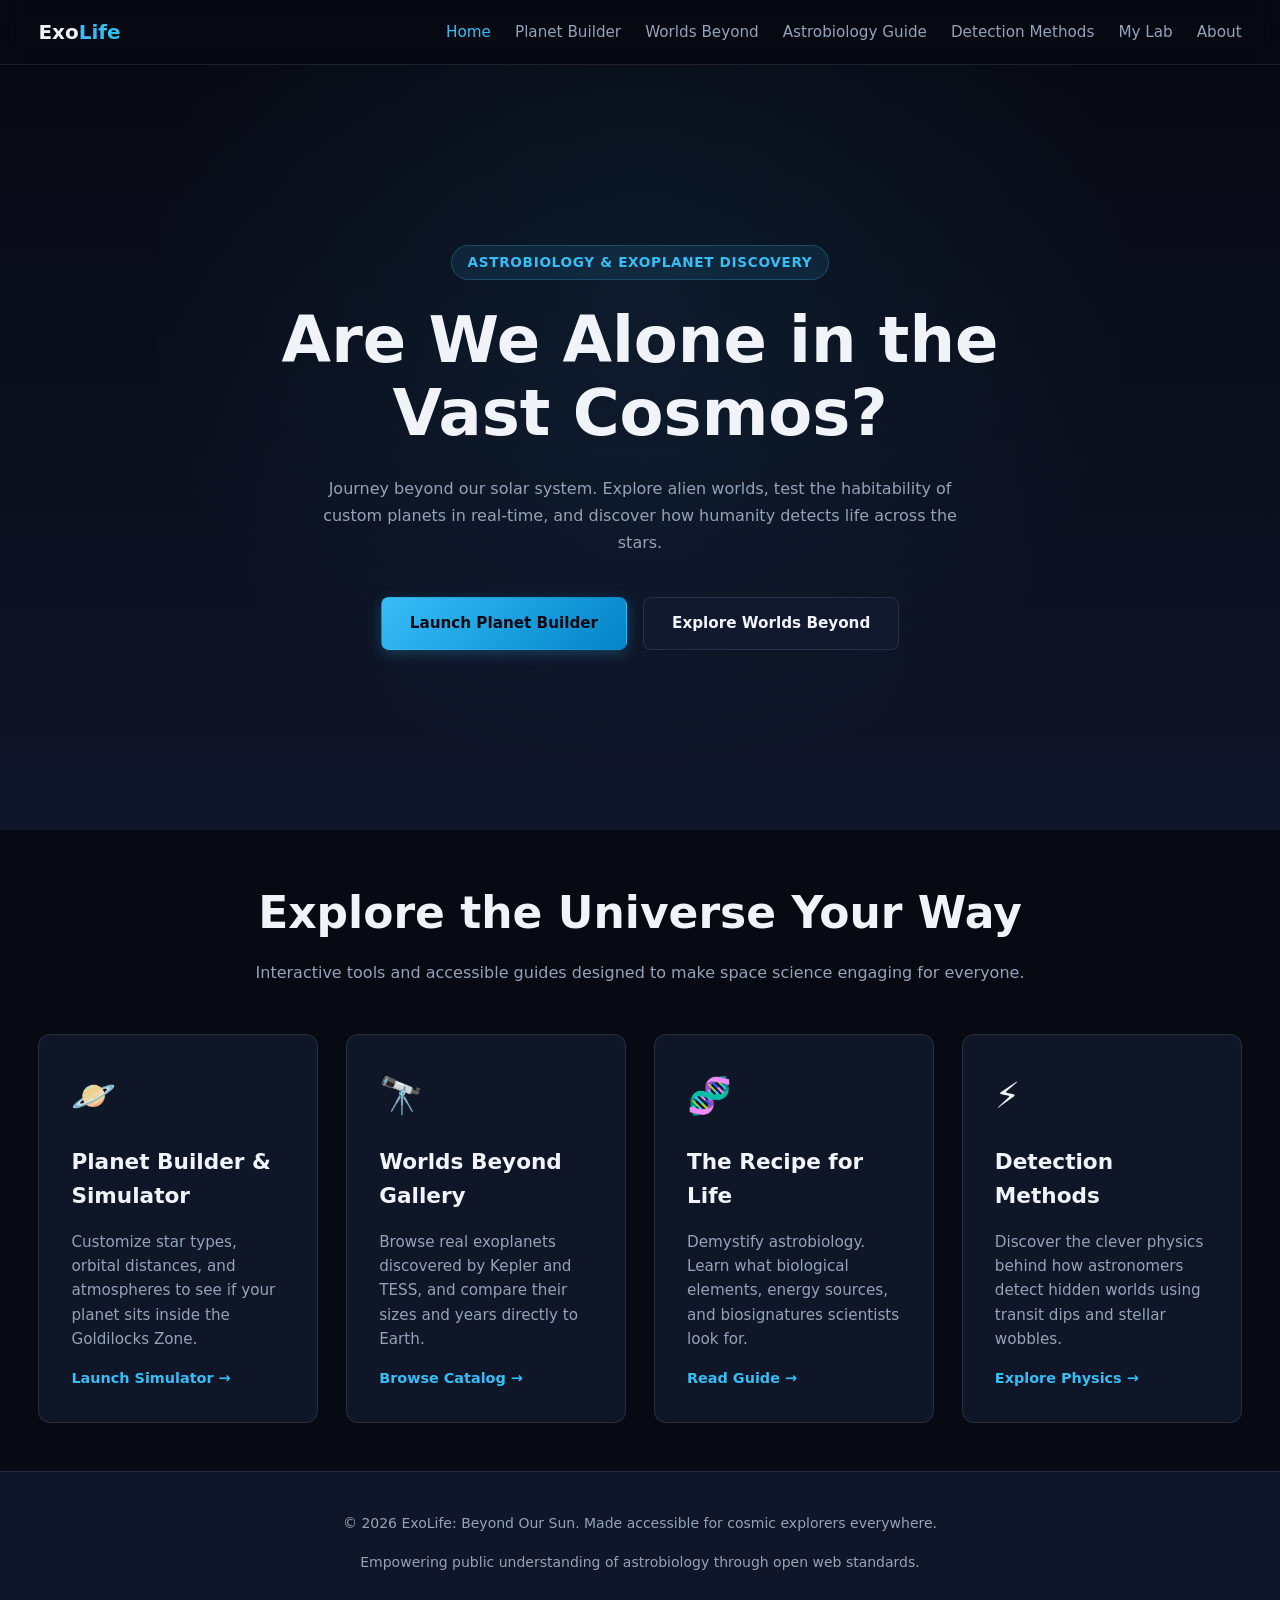
<file: index.html>
<!DOCTYPE html>
<html lang="en">
<head>
  <meta charset="UTF-8">
  <meta name="viewport" content="width=device-width, initial-scale=1.0">
  <meta name="author" content="James Emmanuel Yeboah-Asiamah">
  <meta name="description" content="ExoLife: Beyond Our Sun – Explore exoplanets, build custom alien worlds, and decode starlight with our interactive astrobiology PWA.">
  <title>ExoLife: Beyond Our Sun | Home</title>
  
  <!-- Global & Page-Specific Stylesheets -->
  <link rel="stylesheet" href="assets/css/global.css">
  <link rel="stylesheet" href="assets/css/home.css">
</head>
<body>

  <!-- Shared Header -->
  <header class="site-header">
    <div class="site-nav-container">
      <a href="index.html" class="site-logo">
        Exo<span>Life</span>
      </a>
      
      <button class="mobile-menu-toggle" aria-expanded="false" aria-label="Toggle navigation menu">
        <span class="hamburger-icon" aria-hidden="true"></span>
      </button>

      <nav aria-label="Main Navigation">
        <ul class="nav-links-list">
          <li><a href="index.html" class="nav-link-item" aria-current="page">Home</a></li>
          <li><a href="calculator.html" class="nav-link-item">Planet Builder</a></li>
          <li><a href="worlds.html" class="nav-link-item">Worlds Beyond</a></li>
          <li><a href="astronomy-guide.html" class="nav-link-item">Astrobiology Guide</a></li>
          <li><a href="methods.html" class="nav-link-item">Detection Methods</a></li>
          <li><a href="lab.html" class="nav-link-item">My Lab</a></li>
          <li><a href="about.html" class="nav-link-item">About</a></li>
        </ul>
      </nav>
    </div>
  </header>

  <!-- Main Content Landmark -->
  <main id="main-content">
    
    <!-- Cinematic Hero Section -->
    <section class="hero-section">
      <div class="hero-content-wrapper scroll-fade-in">
        <span class="hero-badge">Astrobiology & Exoplanet Discovery</span>
        <h1 class="hero-title">Are We Alone in the Vast Cosmos?</h1>
        <p class="hero-subtitle">
          Journey beyond our solar system. Explore alien worlds, test the habitability of custom planets in real-time, and discover how humanity detects life across the stars.
        </p>
        <div class="hero-button-group">
          <a href="calculator.html" class="primary-action-button">Launch Planet Builder</a>
          <a href="worlds.html" class="secondary-action-button">Explore Worlds Beyond</a>
        </div>
      </div>
    </section>

    <!-- Core Features Preview Grid -->
    <section class="features-overview-section">
      <div class="section-container">
        <div class="section-header scroll-fade-in">
          <h2>Explore the Universe Your Way</h2>
          <p>Interactive tools and accessible guides designed to make space science engaging for everyone.</p>
        </div>

        <div class="features-grid">
          <!-- Feature Card 1 -->
          <article class="feature-card scroll-fade-in">
            <div class="feature-icon-wrapper" aria-hidden="true">🪐</div>
            <h3>Planet Builder & Simulator</h3>
            <p>Customize star types, orbital distances, and atmospheres to see if your planet sits inside the Goldilocks Zone.</p>
            <a href="calculator.html" class="feature-card-link">Launch Simulator &rarr;</a>
          </article>

          <!-- Feature Card 2 -->
          <article class="feature-card scroll-fade-in">
            <div class="feature-icon-wrapper" aria-hidden="true">🔭</div>
            <h3>Worlds Beyond Gallery</h3>
            <p>Browse real exoplanets discovered by Kepler and TESS, and compare their sizes and years directly to Earth.</p>
            <a href="worlds.html" class="feature-card-link">Browse Catalog &rarr;</a>
          </article>

          <!-- Feature Card 3 -->
          <article class="feature-card scroll-fade-in">
            <div class="feature-icon-wrapper" aria-hidden="true">🧬</div>
            <h3>The Recipe for Life</h3>
            <p>Demystify astrobiology. Learn what biological elements, energy sources, and biosignatures scientists look for.</p>
            <a href="astronomy-guide.html" class="feature-card-link">Read Guide &rarr;</a>
          </article>

          <!-- Feature Card 4 -->
          <article class="feature-card scroll-fade-in">
            <div class="feature-icon-wrapper" aria-hidden="true">⚡</div>
            <h3>Detection Methods</h3>
            <p>Discover the clever physics behind how astronomers detect hidden worlds using transit dips and stellar wobbles.</p>
            <a href="methods.html" class="feature-card-link">Explore Physics &rarr;</a>
          </article>
        </div>
      </div>
    </section>

  </main>

  <!-- Shared Footer -->
  <footer class="site-footer">
    <div class="footer-content-wrapper">
      <p>&copy; 2026 ExoLife: Beyond Our Sun. Made accessible for cosmic explorers everywhere.</p>
      <p>Empowering public understanding of astrobiology through open web standards.</p>
    </div>
  </footer>

  <!-- Scripts -->
  <script src="assets/js/main.js"></script>
  <script src="assets/js/story-triggers.js"></script>
</body>
</html>
</file>
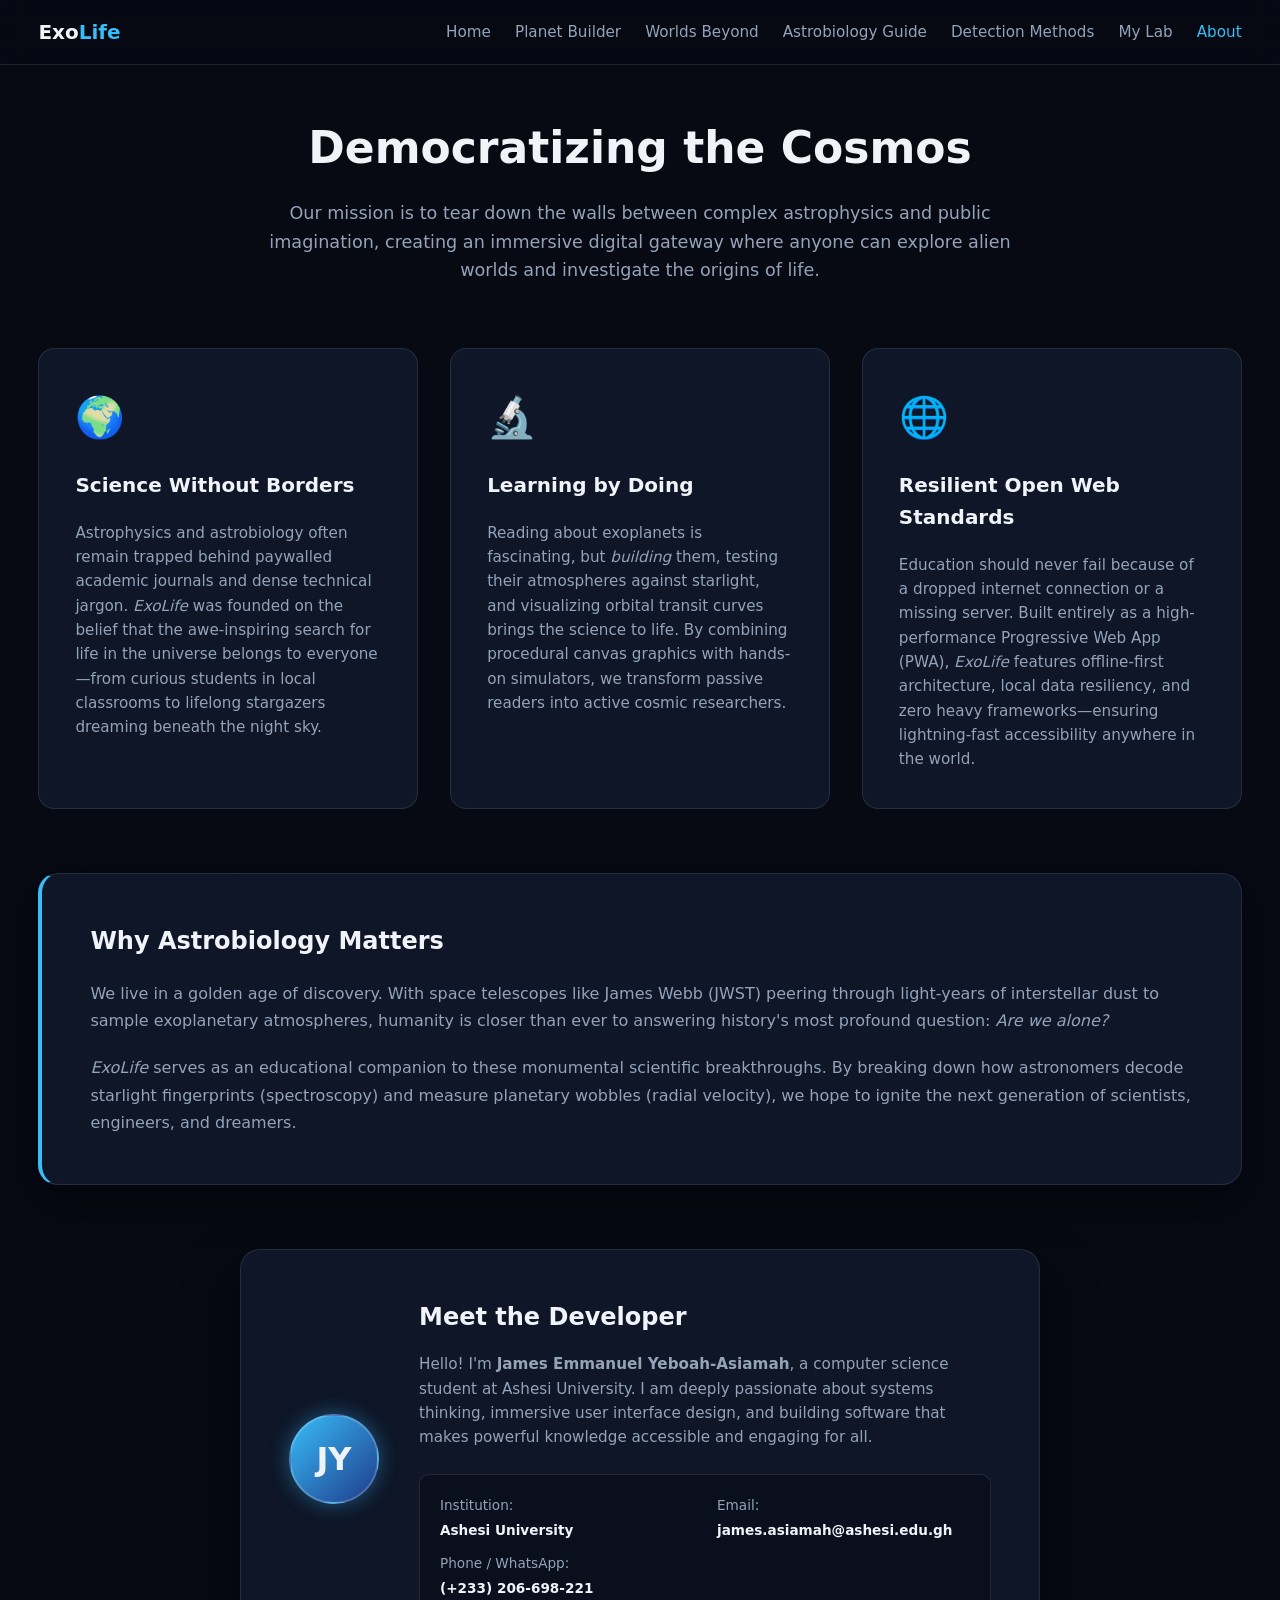
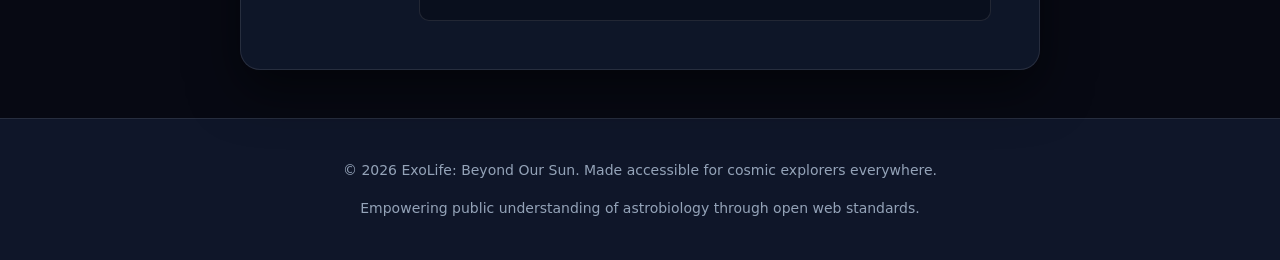
<file: about.html>
<!DOCTYPE html>
<html lang="en">
<head>
  <meta charset="UTF-8">
  <meta name="viewport" content="width=device-width, initial-scale=1.0">
  <meta name="author" content="James Emmanuel Yeboah-Asiamah">
  <meta name="description" content="About ExoLife – Learn about our mission to democratize astrobiology education through open web standards, created by James Emmanuel Yeboah-Asiamah.">
  <title>ExoLife: Beyond Our Sun | About Our Mission & Vision</title>
  
  <!-- Global & Page-Specific Stylesheets -->
  <link rel="stylesheet" href="assets/css/global.css">
  <link rel="stylesheet" href="assets/css/about.css">
</head>
<body>

  <!-- Shared Header -->
  <header class="site-header">
    <div class="site-nav-container">
      <a href="index.html" class="site-logo">
        Exo<span>Life</span>
      </a>
      
      <button class="mobile-menu-toggle" aria-expanded="false" aria-label="Toggle navigation menu">
        <span class="hamburger-icon" aria-hidden="true"></span>
      </button>

      <nav aria-label="Main Navigation">
        <ul class="nav-links-list">
          <li><a href="index.html" class="nav-link-item">Home</a></li>
          <li><a href="calculator.html" class="nav-link-item">Planet Builder</a></li>
          <li><a href="worlds.html" class="nav-link-item">Worlds Beyond</a></li>
          <li><a href="astronomy-guide.html" class="nav-link-item">Astrobiology Guide</a></li>
          <li><a href="methods.html" class="nav-link-item">Detection Methods</a></li>
          <li><a href="lab.html" class="nav-link-item">My Lab</a></li>
          <li><a href="about.html" class="nav-link-item" aria-current="page">About</a></li>
        </ul>
      </nav>
    </div>
  </header>

  <!-- Main About Container -->
  <main class="about-main-container">
    
    <!-- Hero Section -->
    <section class="about-hero-section">
      <h1>Democratizing the Cosmos</h1>
      <p>Our mission is to tear down the walls between complex astrophysics and public imagination, creating an immersive digital gateway where anyone can explore alien worlds and investigate the origins of life.</p>
    </section>

    <!-- Expanded Mission & Philosophy Grid -->
    <section class="about-grid-section">
      
      <div class="about-info-card">
        <div class="card-icon" aria-hidden="true">🌍</div>
        <h2>Science Without Borders</h2>
        <p>Astrophysics and astrobiology often remain trapped behind paywalled academic journals and dense technical jargon. <em>ExoLife</em> was founded on the belief that the awe-inspiring search for life in the universe belongs to everyone—from curious students in local classrooms to lifelong stargazers dreaming beneath the night sky.</p>
      </div>

      <div class="about-info-card">
        <div class="card-icon" aria-hidden="true">🔬</div>
        <h2>Learning by Doing</h2>
        <p>Reading about exoplanets is fascinating, but <em>building</em> them, testing their atmospheres against starlight, and visualizing orbital transit curves brings the science to life. By combining procedural canvas graphics with hands-on simulators, we transform passive readers into active cosmic researchers.</p>
      </div>

      <div class="about-info-card">
        <div class="card-icon" aria-hidden="true">🌐</div>
        <h2>Resilient Open Web Standards</h2>
        <p>Education should never fail because of a dropped internet connection or a missing server. Built entirely as a high-performance Progressive Web App (PWA), <em>ExoLife</em> features offline-first architecture, local data resiliency, and zero heavy frameworks—ensuring lightning-fast accessibility anywhere in the world.</p>
      </div>

    </section>

    <!-- Deep Dive: The Vision -->
    <section class="about-deep-dive-section">
      <div class="deep-dive-card">
        <h2>Why Astrobiology Matters</h2>
        <p>
          We live in a golden age of discovery. With space telescopes like James Webb (JWST) peering through light-years of interstellar dust to sample exoplanetary atmospheres, humanity is closer than ever to answering history's most profound question: <em>Are we alone?</em>
        </p>
        <p>
          <em>ExoLife</em> serves as an educational companion to these monumental scientific breakthroughs. By breaking down how astronomers decode starlight fingerprints (spectroscopy) and measure planetary wobbles (radial velocity), we hope to ignite the next generation of scientists, engineers, and dreamers.
        </p>
      </div>
    </section>

    <!-- Meet the Creator Section -->
    <section class="creator-profile-section">
      <div class="creator-card">
        <div class="creator-avatar-badge" aria-hidden="true">JY</div>
        <div class="creator-info-content">
          <h2>Meet the Developer</h2>
          <p class="creator-bio">
            Hello! I'm <strong>James Emmanuel Yeboah-Asiamah</strong>, a computer science student at Ashesi University. I am deeply passionate about systems thinking, immersive user interface design, and building software that makes powerful knowledge accessible and engaging for all.
          </p>
          
          <div class="creator-contact-grid">
            <div class="contact-item">
              <span>Institution:</span>
              <strong>Ashesi University</strong>
            </div>
            <div class="contact-item">
              <span>Email:</span>
              <a href="mailto:james.asiamah@ashesi.edu.gh">james.asiamah@ashesi.edu.gh</a>
            </div>
            <div class="contact-item">
              <span>Phone / WhatsApp:</span>
              <a href="tel:+233206698221">(+233) 206-698-221</a>
            </div>
          </div>
        </div>
      </div>
    </section>

  </main>

  <!-- Shared Footer -->
  <footer class="site-footer">
    <div class="footer-content-wrapper">
      <p>&copy; 2026 ExoLife: Beyond Our Sun. Made accessible for cosmic explorers everywhere.</p>
      <p>Empowering public understanding of astrobiology through open web standards.</p>
    </div>
  </footer>

  <!-- Scripts -->
  <script src="assets/js/main.js"></script>
</body>
</html>
</file>
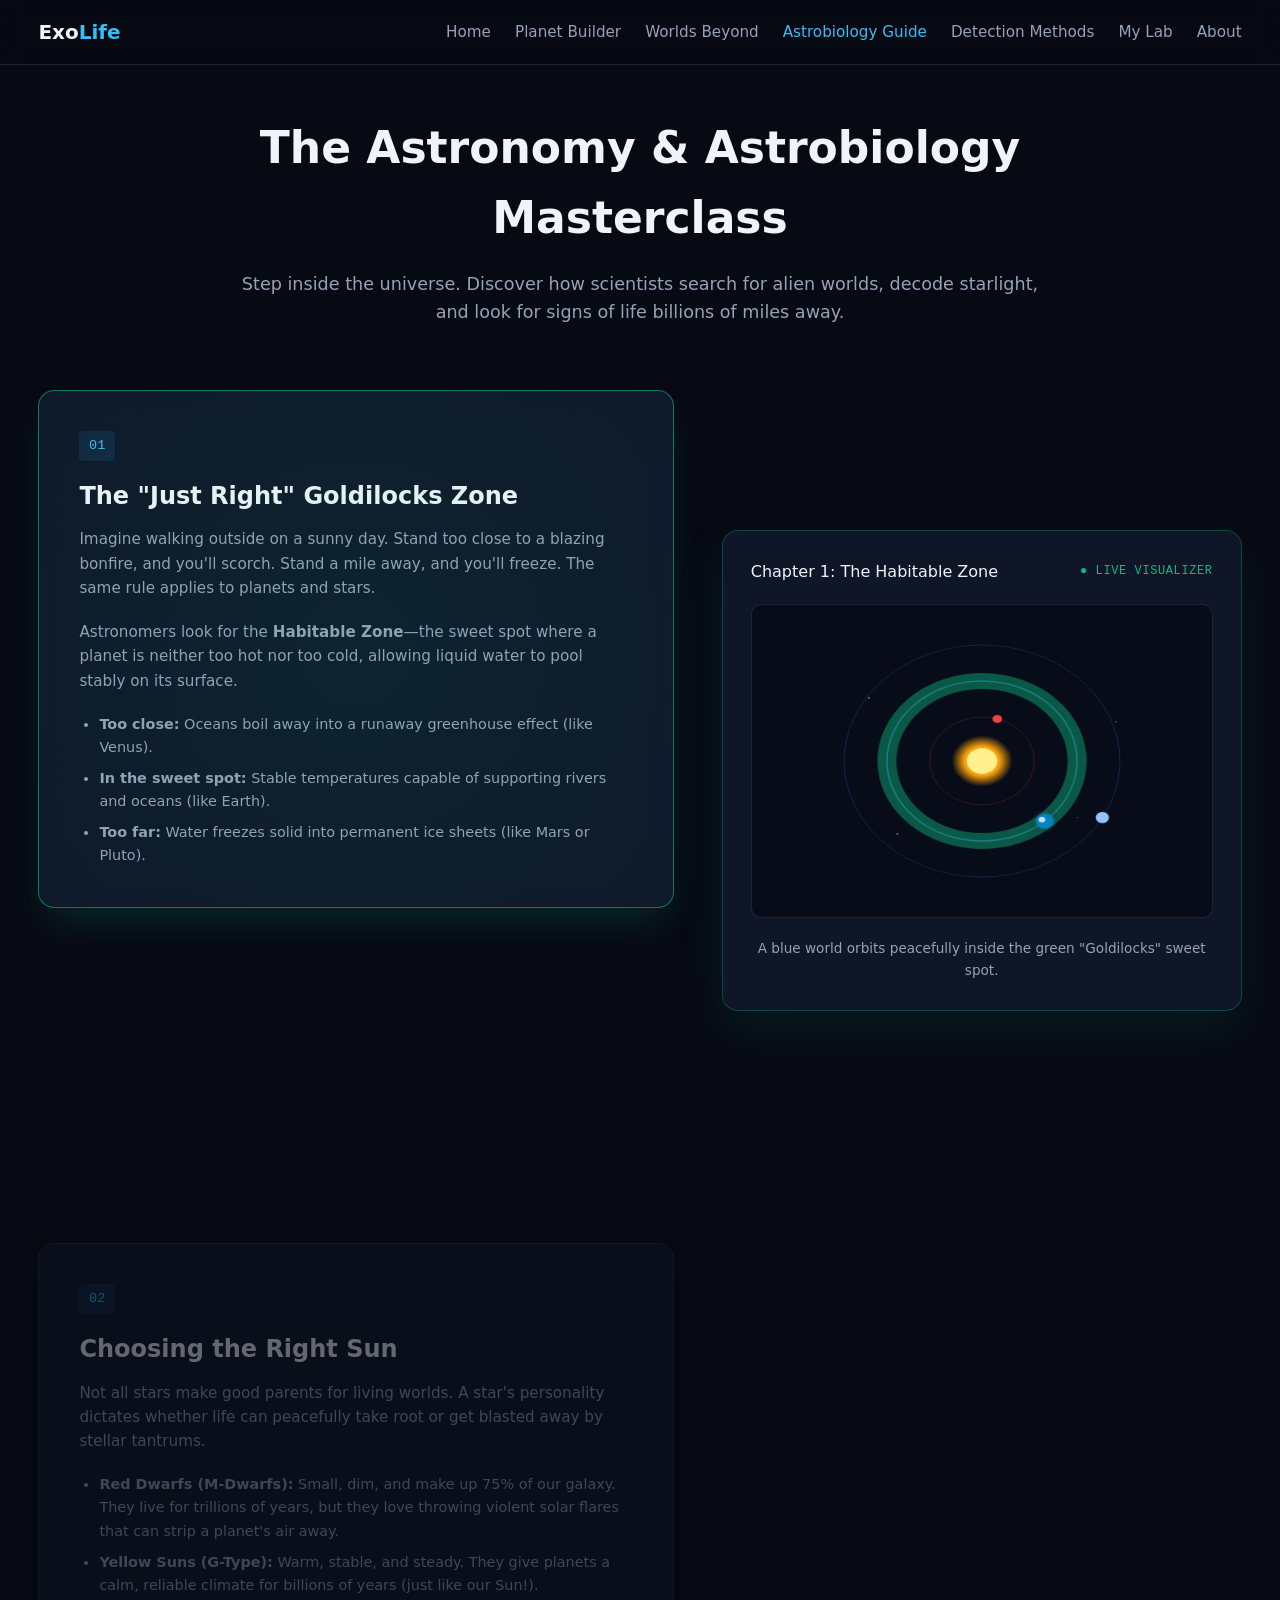
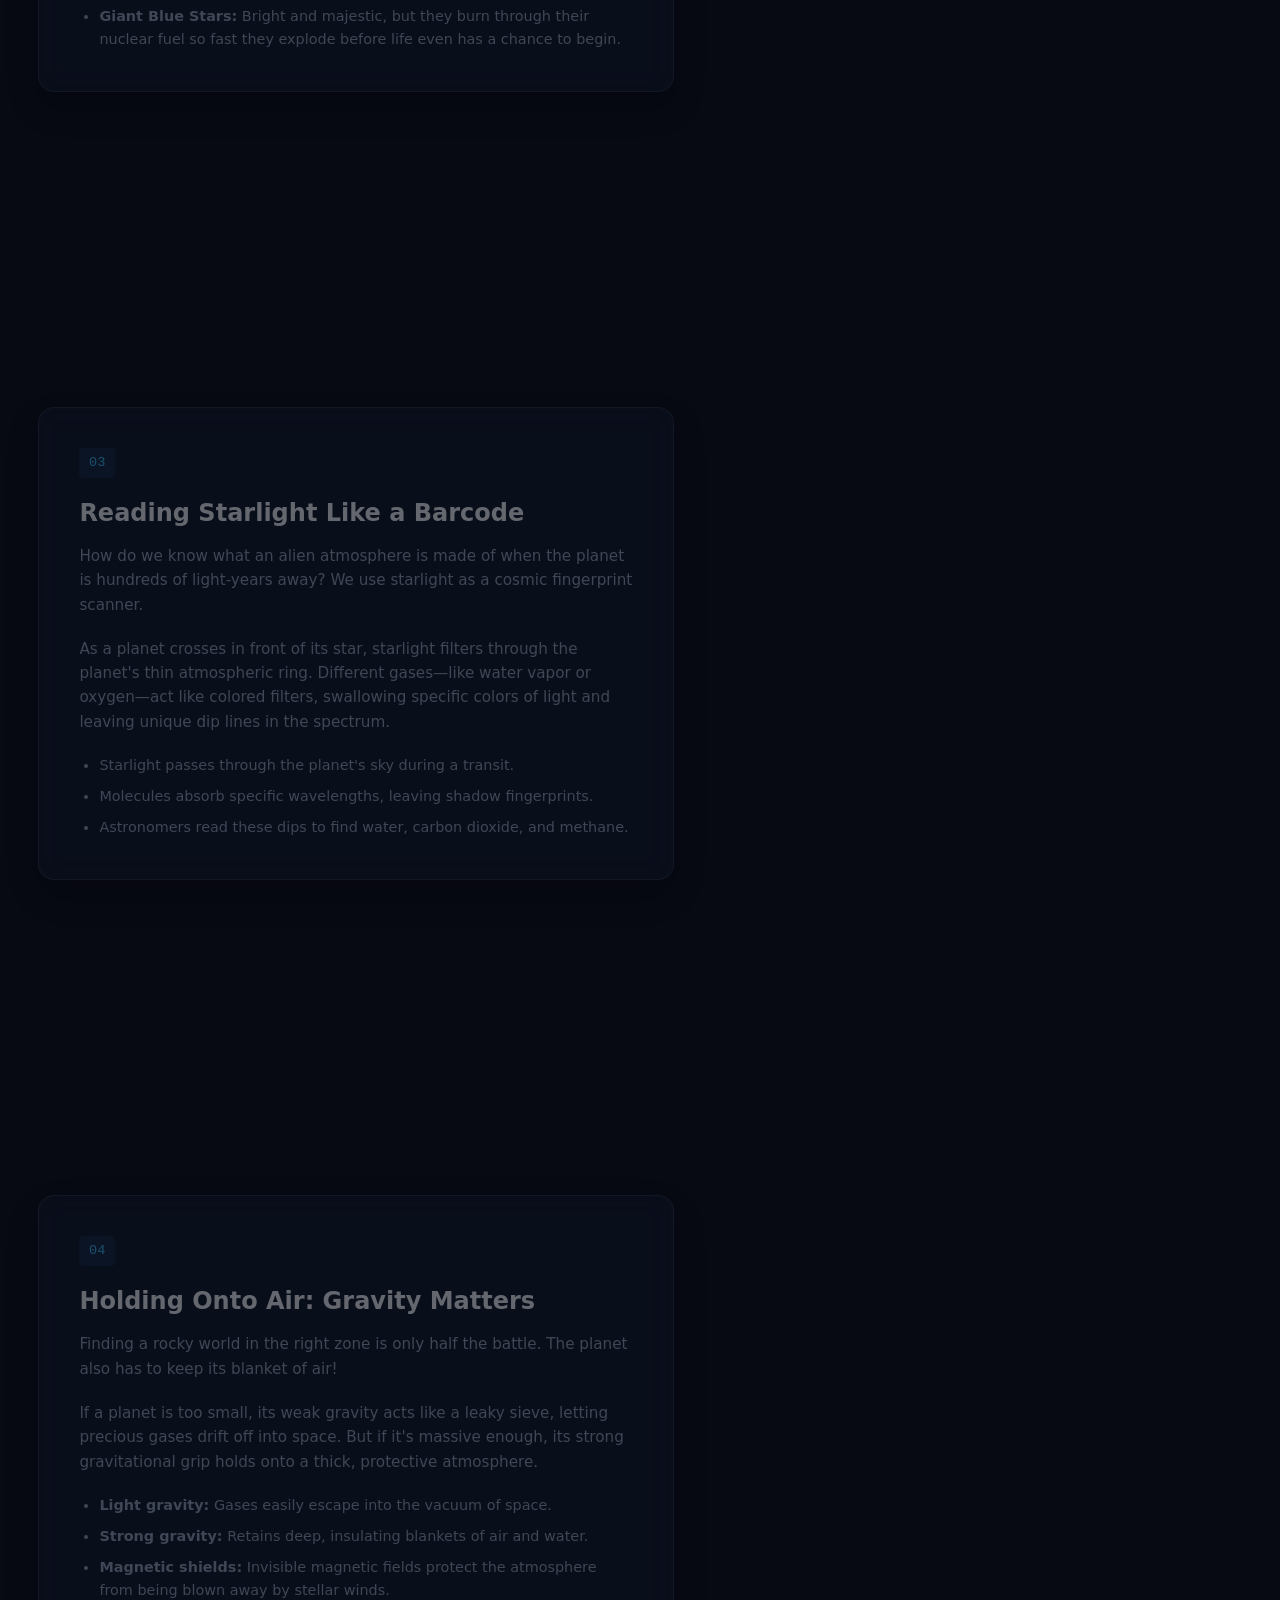
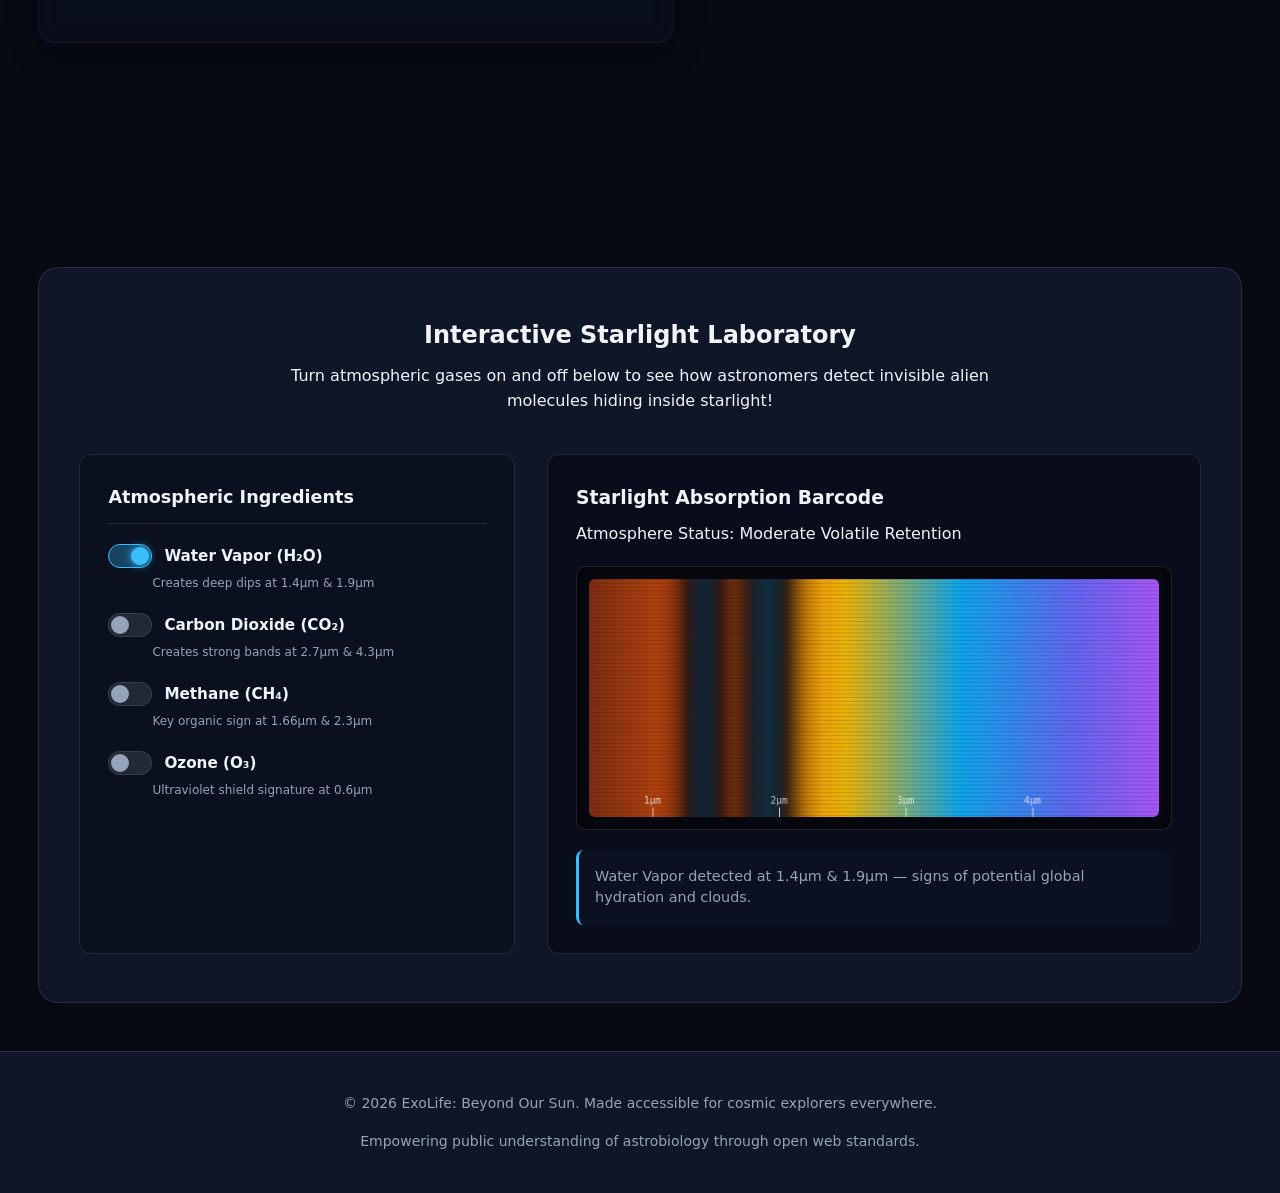
<file: astronomy-guide.html>
<!DOCTYPE html>
<html lang="en">
<head>
  <meta charset="UTF-8">
  <meta name="viewport" content="width=device-width, initial-scale=1.0">
  <meta name="author" content="James Emmanuel Yeboah-Asiamah">
  <meta name="description" content="ExoLife Astrobiology Guide – An interactive scrollytelling masterclass on Goldilocks zones, stellar flare hazards, and optical transmission spectroscopy.">
  <title>ExoLife: Beyond Our Sun | Astrobiology & Astronomy Guide</title>
  
  <!-- Global & Page-Specific Stylesheets -->
  <link rel="stylesheet" href="assets/css/global.css">
  <link rel="stylesheet" href="assets/css/astronomy-guide.css">
</head>
<body>

  <!-- Shared Header -->
  <header class="site-header">
    <div class="site-nav-container">
      <a href="index.html" class="site-logo">
        Exo<span>Life</span>
      </a>
      
      <button class="mobile-menu-toggle" aria-expanded="false" aria-label="Toggle navigation menu">
        <span class="hamburger-icon" aria-hidden="true"></span>
      </button>

      <nav aria-label="Main Navigation">
        <ul class="nav-links-list">
          <li><a href="index.html" class="nav-link-item">Home</a></li>
          <li><a href="calculator.html" class="nav-link-item">Planet Builder</a></li>
          <li><a href="worlds.html" class="nav-link-item">Worlds Beyond</a></li>
          <li><a href="astronomy-guide.html" class="nav-link-item" aria-current="page">Astrobiology Guide</a></li>
          <li><a href="methods.html" class="nav-link-item">Detection Methods</a></li>
          <li><a href="lab.html" class="nav-link-item">My Lab</a></li>
          <li><a href="about.html" class="nav-link-item">About</a></li>
        </ul>
      </nav>
    </div>
  </header>

  <!-- Main Guide Container -->
  <main class="guide-main-container">
    
    <!-- Hero Section -->
    <section class="guide-hero-section">
      <h1>The Astronomy & Astrobiology Masterclass</h1>
      <p>Step inside the universe. Discover how scientists search for alien worlds, decode starlight, and look for signs of life billions of miles away.</p>
    </section>

    <!-- Scrollytelling Section -->
    <div class="scrolly-container">
      
      <!-- Scrolling Narrative Chapters Column -->
      <div class="scrolly-text-column">
        
        <section id="chapter-1" class="scrolly-chapter-card" data-chapter="1">
          <span class="chapter-number">01</span>
          <h2>The "Just Right" Goldilocks Zone</h2>
          <p>Imagine walking outside on a sunny day. Stand too close to a blazing bonfire, and you'll scorch. Stand a mile away, and you'll freeze. The same rule applies to planets and stars.</p>
          <p>Astronomers look for the <strong>Habitable Zone</strong>—the sweet spot where a planet is neither too hot nor too cold, allowing liquid water to pool stably on its surface.</p>
          <ul class="chapter-bullet-list">
            <li><strong>Too close:</strong> Oceans boil away into a runaway greenhouse effect (like Venus).</li>
            <li><strong>In the sweet spot:</strong> Stable temperatures capable of supporting rivers and oceans (like Earth).</li>
            <li><strong>Too far:</strong> Water freezes solid into permanent ice sheets (like Mars or Pluto).</li>
          </ul>
        </section>

        <section id="chapter-2" class="scrolly-chapter-card" data-chapter="2">
          <span class="chapter-number">02</span>
          <h2>Choosing the Right Sun</h2>
          <p>Not all stars make good parents for living worlds. A star's personality dictates whether life can peacefully take root or get blasted away by stellar tantrums.</p>
          <ul class="chapter-bullet-list">
            <li><strong>Red Dwarfs (M-Dwarfs):</strong> Small, dim, and make up 75% of our galaxy. They live for trillions of years, but they love throwing violent solar flares that can strip a planet's air away.</li>
            <li><strong>Yellow Suns (G-Type):</strong> Warm, stable, and steady. They give planets a calm, reliable climate for billions of years (just like our Sun!).</li>
            <li><strong>Giant Blue Stars:</strong> Bright and majestic, but they burn through their nuclear fuel so fast they explode before life even has a chance to begin.</li>
          </ul>
        </section>

        <section id="chapter-3" class="scrolly-chapter-card" data-chapter="3">
          <span class="chapter-number">03</span>
          <h2>Reading Starlight Like a Barcode</h2>
          <p>How do we know what an alien atmosphere is made of when the planet is hundreds of light-years away? We use starlight as a cosmic fingerprint scanner.</p>
          <p>As a planet crosses in front of its star, starlight filters through the planet's thin atmospheric ring. Different gases—like water vapor or oxygen—act like colored filters, swallowing specific colors of light and leaving unique dip lines in the spectrum.</p>
          <ul class="chapter-bullet-list">
            <li>Starlight passes through the planet's sky during a transit.</li>
            <li>Molecules absorb specific wavelengths, leaving shadow fingerprints.</li>
            <li>Astronomers read these dips to find water, carbon dioxide, and methane.</li>
          </ul>
        </section>

        <section id="chapter-4" class="scrolly-chapter-card" data-chapter="4">
          <span class="chapter-number">04</span>
          <h2>Holding Onto Air: Gravity Matters</h2>
          <p>Finding a rocky world in the right zone is only half the battle. The planet also has to keep its blanket of air!</p>
          <p>If a planet is too small, its weak gravity acts like a leaky sieve, letting precious gases drift off into space. But if it's massive enough, its strong gravitational grip holds onto a thick, protective atmosphere.</p>
          <ul class="chapter-bullet-list">
            <li><strong>Light gravity:</strong> Gases easily escape into the vacuum of space.</li>
            <li><strong>Strong gravity:</strong> Retains deep, insulating blankets of air and water.</li>
            <li><strong>Magnetic shields:</strong> Invisible magnetic fields protect the atmosphere from being blown away by stellar winds.</li>
          </ul>
        </section>

      </div>

      <!-- Sticky Visualizer Viewport Column -->
      <div class="scrolly-sticky-viewport">
        <div class="sticky-canvas-card">
          <div class="viewport-header">
            <span id="viewport-title" class="badge-accent">Chapter 1: The Habitable Zone</span>
            <span class="live-indicator">● LIVE VISUALIZER</span>
          </div>
          <div class="canvas-display-wrapper">
            <canvas id="scrolly-visualizer-canvas" width="450" height="350" aria-label="Interactive educational canvas animation illustrating astronomical concepts"></canvas>
          </div>
          <p id="viewport-caption" class="viewport-caption-text">Watch how distance from the sun determines whether a world is frozen, warm, or scorching.</p>
        </div>
      </div>

    </div>

    <!-- Interactive Spectroscopy Laboratory Widget Section -->
    <section class="spectroscopy-lab-section">
      <div class="lab-section-header">
        <h2>Interactive Starlight Laboratory</h2>
        <p>Turn atmospheric gases on and off below to see how astronomers detect invisible alien molecules hiding inside starlight!</p>
      </div>

      <div class="spectroscopy-workbench">
        <!-- Controls Panel -->
        <div class="lab-controls-panel">
          <h3>Atmospheric Ingredients</h3>
          
          <div class="toggle-control-group">
            <label class="toggle-switch-label">
              <input type="checkbox" id="toggle-h2o" data-gas="h2o" checked>
              <span class="toggle-custom-slider"></span>
              <span>Water Vapor (H₂O)</span>
            </label>
            <span class="gas-effect-tag">Creates deep dips at 1.4µm & 1.9µm</span>
          </div>

          <div class="toggle-control-group">
            <label class="toggle-switch-label">
              <input type="checkbox" id="toggle-co2" data-gas="co2">
              <span class="toggle-custom-slider"></span>
              <span>Carbon Dioxide (CO₂)</span>
            </label>
            <span class="gas-effect-tag">Creates strong bands at 2.7µm & 4.3µm</span>
          </div>

          <div class="toggle-control-group">
            <label class="toggle-switch-label">
              <input type="checkbox" id="toggle-ch4" data-gas="ch4">
              <span class="toggle-custom-slider"></span>
              <span>Methane (CH₄)</span>
            </label>
            <span class="gas-effect-tag">Key organic sign at 1.66µm & 2.3µm</span>
          </div>

          <div class="toggle-control-group">
            <label class="toggle-switch-label">
              <input type="checkbox" id="toggle-o3" data-gas="o3">
              <span class="toggle-custom-slider"></span>
              <span>Ozone (O₃)</span>
            </label>
            <span class="gas-effect-tag">Ultraviolet shield signature at 0.6µm</span>
          </div>
        </div>

        <!-- Spectrum Graph Output Panel -->
        <div class="lab-output-panel">
          <div class="spectrum-header">
            <h3>Starlight Absorption Barcode</h3>
            <span id="biosphere-status-badge" class="badge-neutral">Atmosphere Status: Basic</span>
          </div>
          
          <div class="spectrum-canvas-wrapper">
            <canvas id="spectroscopy-graph-canvas" width="600" height="250" aria-label="Interactive spectroscopy graph showing starlight absorption curves"></canvas>
          </div>
          
          <p id="spectrum-analysis-text" class="spectrum-analysis-desc">
            Toggle gases on the left to see how their unique absorption fingerprints change the starlight graph.
          </p>
        </div>
      </div>
    </section>

  </main>

  <!-- Shared Footer -->
  <footer class="site-footer">
    <div class="footer-content-wrapper">
      <p>&copy; 2026 ExoLife: Beyond Our Sun. Made accessible for cosmic explorers everywhere.</p>
      <p>Empowering public understanding of astrobiology through open web standards.</p>
    </div>
  </footer>

  <!-- Scripts -->
  <script src="assets/js/main.js"></script>
  <script src="assets/js/guide-scrolly.js"></script>
</body>
</html>
</file>
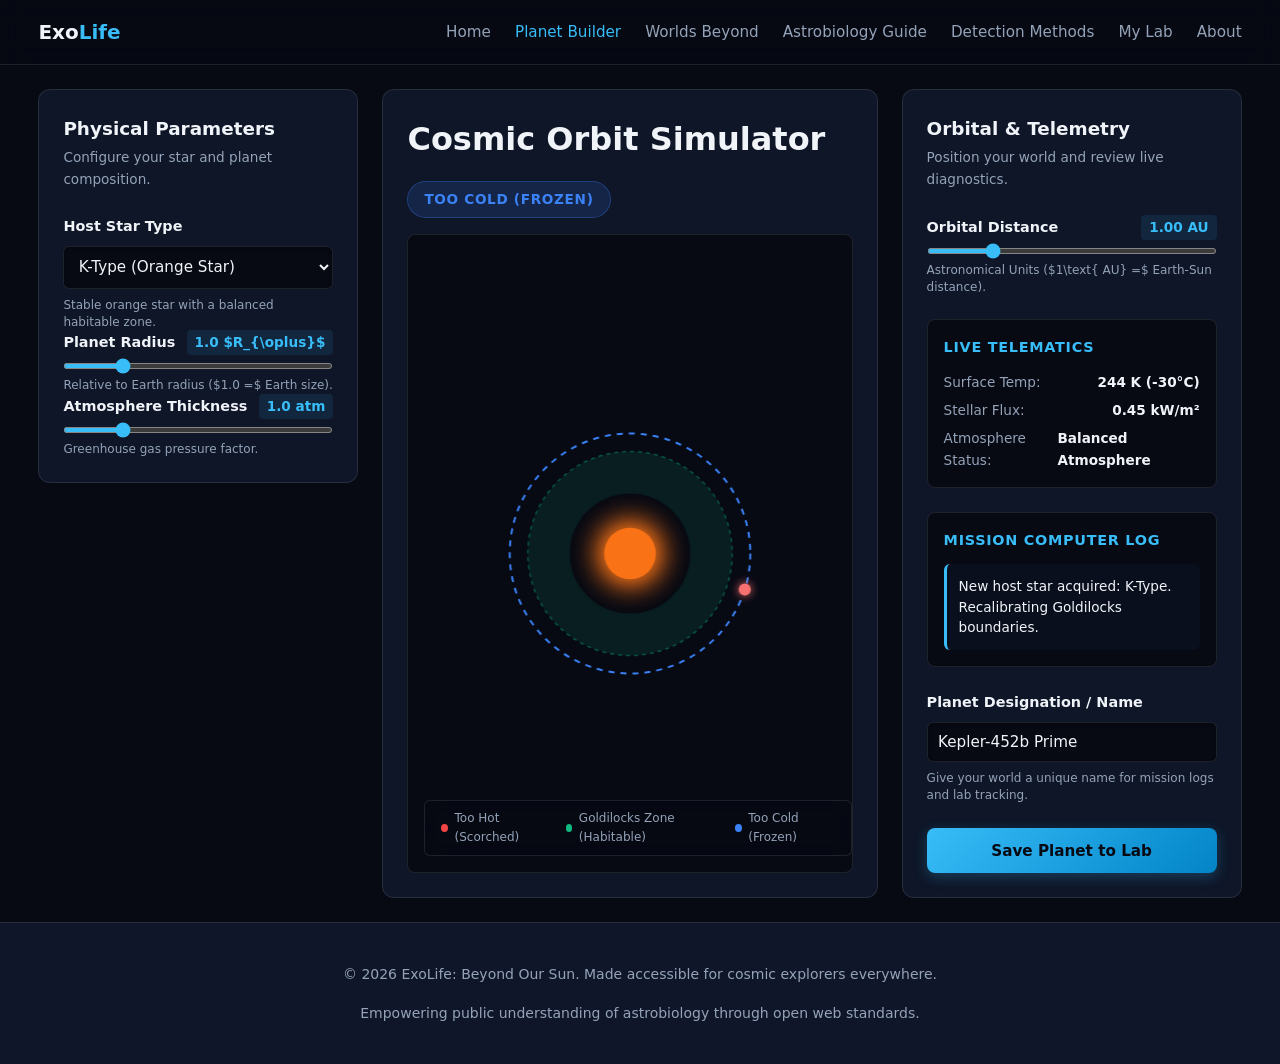
<file: calculator.html>
<!DOCTYPE html>
<html lang="en">
<head>
  <meta charset="UTF-8">
  <meta name="viewport" content="width=device-width, initial-scale=1.0">
  <meta name="author" content="James Emmanuel Yeboah-Asiamah">
  <meta name="description" content="ExoLife Planet Builder page – Design custom exoplanets, tweak stellar distance and atmospheric pressure, and calculate surface habitability in real time.">
  <title>ExoLife: Beyond Our Sun | Planet Builder & Simulator</title>
  
  <!-- Global & Page-Specific Stylesheets -->
  <link rel="stylesheet" href="assets/css/global.css">
  <link rel="stylesheet" href="assets/css/calculator.css">
</head>
<body>

  <!-- Shared Header -->
  <header class="site-header">
    <div class="site-nav-container">
      <a href="index.html" class="site-logo">
        Exo<span>Life</span>
      </a>
      
      <button class="mobile-menu-toggle" aria-expanded="false" aria-label="Toggle navigation menu">
        <span class="hamburger-icon" aria-hidden="true"></span>
      </button>

      <nav aria-label="Main Navigation">
        <ul class="nav-links-list">
          <li><a href="index.html" class="nav-link-item">Home</a></li>
          <li><a href="calculator.html" class="nav-link-item" aria-current="page">Planet Builder</a></li>
          <li><a href="worlds.html" class="nav-link-item">Worlds Beyond</a></li>
          <li><a href="astronomy-guide.html" class="nav-link-item">Astrobiology Guide</a></li>
          <li><a href="methods.html" class="nav-link-item">Detection Methods</a></li>
          <li><a href="lab.html" class="nav-link-item">My Lab</a></li>
          <li><a href="about.html" class="nav-link-item">About</a></li>
        </ul>
      </nav>
    </div>
  </header>

  <!-- Main Calculator & Simulation Container -->
  <main class="calculator-layout-container">
    
    <!-- LEFT SIDEBAR: Stellar & Planetary Physical Controls -->
    <aside class="control-panel left-panel" aria-label="Physical Configuration Controls">
      <div class="panel-header">
        <h2>Physical Parameters</h2>
        <p>Configure your star and planet composition.</p>
      </div>

      <form id="planet-builder-form">
        <!-- Star Type Selector -->
        <div class="form-control-group">
          <label for="star-type-select">Host Star Type</label>
          <select id="star-type-select" name="starType" class="form-select-input">
            <option value="m-dwarf">M-Dwarf (Red & Cool)</option>
            <option value="k-type" selected>K-Type (Orange Star)</option>
            <option value="g-type">G-Type (Sun-like Yellow)</option>
            <option value="f-type">F-Type (Hot White-Yellow)</option>
          </select>
          <small class="form-hint" id="star-description">Stable orange star with a balanced habitable zone.</small>
        </div>

        <!-- Planet Radius Slider -->
        <div class="form-control-group">
          <div class="label-with-output">
            <label for="planet-radius-slider">Planet Radius</label>
            <output id="planet-radius-output" for="planet-radius-slider">1.0 $R_{\oplus}$</output>
          </div>
          <input type="range" id="planet-radius-slider" name="planetRadius" min="0.5" max="3.0" step="0.1" value="1.0" class="form-range-input">
          <small class="form-hint">Relative to Earth radius ($1.0 =$ Earth size).</small>
        </div>

        <!-- Atmospheric Thickness Slider -->
        <div class="form-control-group">
          <div class="label-with-output">
            <label for="atmosphere-thickness-slider">Atmosphere Thickness</label>
            <output id="atmosphere-thickness-output" for="atmosphere-thickness-slider">1.0 atm</output>
          </div>
          <input type="range" id="atmosphere-thickness-slider" name="atmosphereThickness" min="0.0" max="5.0" step="0.1" value="1.0" class="form-range-input">
          <small class="form-hint">Greenhouse gas pressure factor.</small>
        </div>
      </form>
    </aside>

    <!-- CENTER STAGE: Interactive Simulation Viewport -->
    <section class="simulation-viewport-section" aria-label="Solar System Simulation Viewport">
      <div class="viewport-header">
        <h1>Cosmic Orbit Simulator</h1>
        <div id="habitability-verdict-badge" class="verdict-badge badge-neutral" role="status">Initializing Simulation...</div>
      </div>

      <div class="canvas-wrapper">
        <canvas id="solar-system-canvas" aria-label="Live animation of star and orbiting planet with Goldilocks zone" role="img">
          Your browser does not support HTML5 Canvas. Please update your browser to experience the simulation.
        </canvas>
        <div class="canvas-legend">
          <span class="legend-item"><span class="legend-dot red-dot"></span> Too Hot (Scorched)</span>
          <span class="legend-item"><span class="legend-dot green-dot"></span> Goldilocks Zone (Habitable)</span>
          <span class="legend-item"><span class="legend-dot blue-dot"></span> Too Cold (Frozen)</span>
        </div>
      </div>
    </section>

    <!-- RIGHT SIDEBAR: Orbital Controls & Telemetry Readouts -->
    <aside class="telemetry-panel right-panel" aria-label="Orbital Controls and Mission Telemetry">
      <div class="panel-header">
        <h2>Orbital & Telemetry</h2>
        <p>Position your world and review live diagnostics.</p>
      </div>

      <!-- Orbital Distance Control -->
      <div class="form-control-group">
        <div class="label-with-output">
          <label for="orbital-distance-slider">Orbital Distance</label>
          <output id="orbital-distance-output" for="orbital-distance-slider">1.00 AU</output>
        </div>
        <input type="range" id="orbital-distance-slider" name="orbitalDistance" min="0.2" max="4.0" step="0.05" value="1.0" class="form-range-input">
        <small class="form-hint">Astronomical Units ($1\text{ AU} =$ Earth-Sun distance).</small>
      </div>

      <!-- Live Telemetry Card -->
      <div class="telemetry-stats-card">
        <h3>Live Telematics</h3>
        <ul class="telemetry-list">
          <li><span>Surface Temp:</span> <strong id="telemetry-temp">288 K (15°C)</strong></li>
          <li><span>Stellar Flux:</span> <strong id="telemetry-flux">1.36 kW/m²</strong></li>
          <li><span>Atmosphere Status:</span> <strong id="telemetry-atmosphere">Balanced</strong></li>
        </ul>
      </div>

      <!-- Mission Computer Log -->
      <div class="mission-log-card">
        <h3>Mission Computer Log</h3>
        <div id="mission-log-text" class="log-output-box" aria-live="polite">
          System online. Adjust stellar parameters and orbital distance to begin scanning for habitability.
        </div>
      </div>

      <!-- Inside the Right Sidebar of calculator.html, right above the save button -->
      <!-- Custom Planet Name Input -->
      <div class="form-control-group">
        <label for="planet-name-input">Planet Designation / Name</label>
        <input type="text" id="planet-name-input" name="planetName" class="form-select-input" value="Kepler-452b Prime" placeholder="e.g., Aurelia, New Terra...">
        <small class="form-hint">Give your world a unique name for mission logs and lab tracking.</small>
      </div>

      <!-- Save Button -->
      <button id="save-planet-btn" class="primary-action-button save-button">Save Planet to Lab</button>
    </aside>

  </main>

  <!-- Shared Footer -->
  <footer class="site-footer">
    <div class="footer-content-wrapper">
      <p>&copy; 2026 ExoLife: Beyond Our Sun. Made accessible for cosmic explorers everywhere.</p>
      <p>Empowering public understanding of astrobiology through open web standards.</p>
    </div>
  </footer>

  <!-- Scripts -->
  <script src="assets/js/main.js"></script>
  <script src="assets/js/calculator-sim.js"></script>
</body>
</html>
</file>
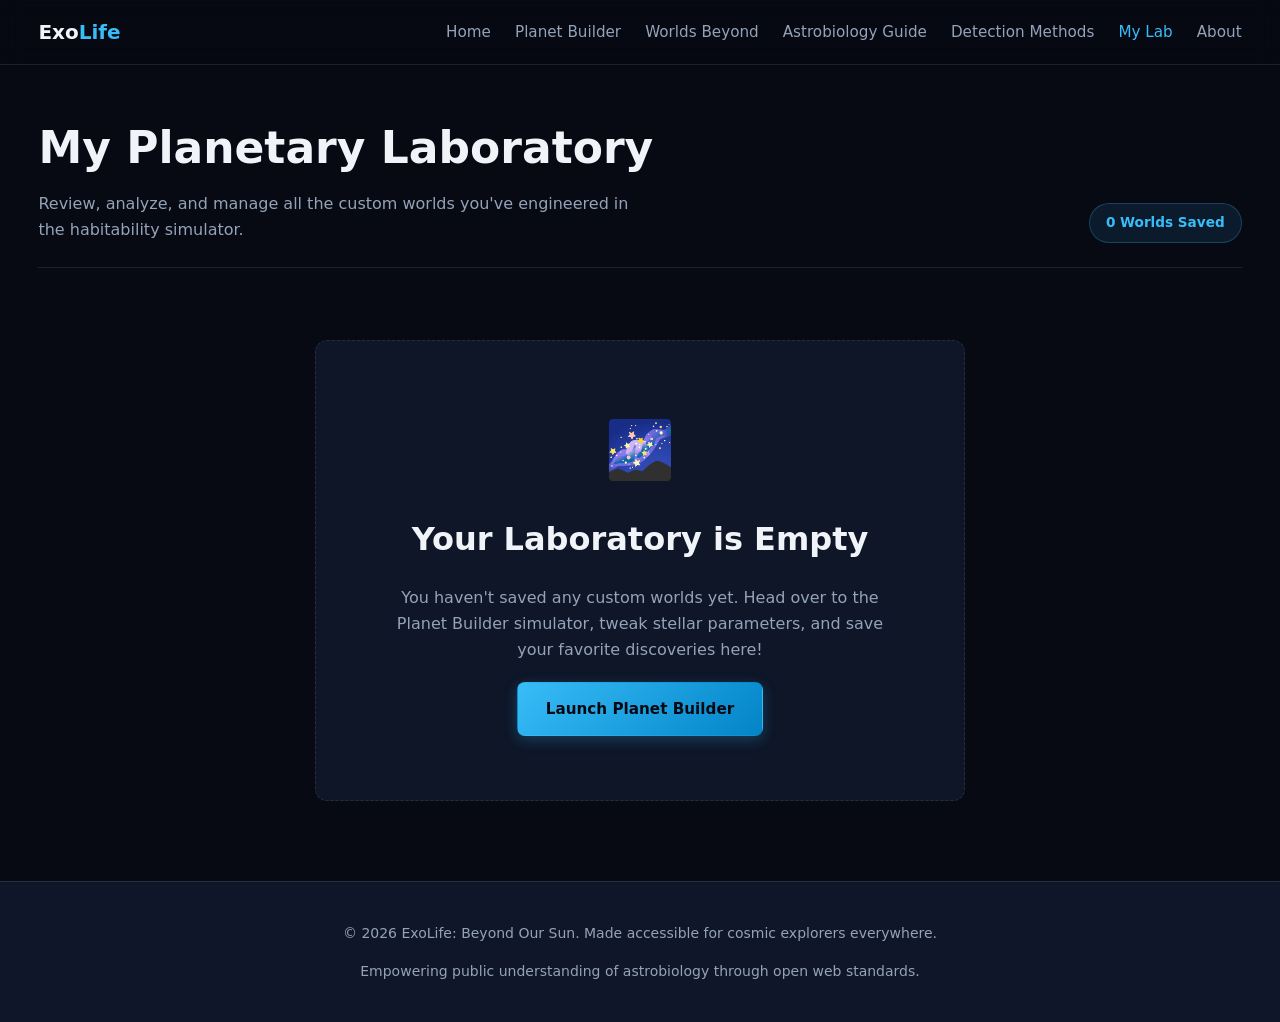
<file: lab.html>
<!DOCTYPE html>
<html lang="en">
<head>
  <meta charset="UTF-8">
  <meta name="viewport" content="width=device-width, initial-scale=1.0">
  <meta name="author" content="James Emmanuel Yeboah-Asiamah">
  <meta name="description" content="ExoLife My Lab – Access your saved custom planetary simulations, saved catalog discoveries, and personalized astrobiology research workbench.">
  <title>ExoLife: Beyond Our Sun | My Planet Lab</title>
  
  <!-- Global & Page-Specific Stylesheets -->
  <link rel="stylesheet" href="assets/css/global.css">
  <link rel="stylesheet" href="assets/css/lab.css">
</head>
<body>

  <!-- Shared Header -->
  <header class="site-header">
    <div class="site-nav-container">
      <a href="index.html" class="site-logo">
        Exo<span>Life</span>
      </a>
      
      <button class="mobile-menu-toggle" aria-expanded="false" aria-label="Toggle navigation menu">
        <span class="hamburger-icon" aria-hidden="true"></span>
      </button>

      <nav aria-label="Main Navigation">
        <ul class="nav-links-list">
          <li><a href="index.html" class="nav-link-item">Home</a></li>
          <li><a href="calculator.html" class="nav-link-item">Planet Builder</a></li>
          <li><a href="worlds.html" class="nav-link-item">Worlds Beyond</a></li>
          <li><a href="astronomy-guide.html" class="nav-link-item">Astrobiology Guide</a></li>
          <li><a href="methods.html" class="nav-link-item">Detection Methods</a></li>
          <li><a href="lab.html" class="nav-link-item" aria-current="page">My Lab</a></li>
          <li><a href="about.html" class="nav-link-item">About</a></li>
        </ul>
      </nav>
    </div>
  </header>

  <!-- Main Content Landmark -->
  <main class="lab-main-container">
    
    <!-- Lab Header Banner -->
    <section class="lab-hero-section">
      <div class="lab-hero-content">
        <h1>My Planetary Laboratory</h1>
        <p>Review, analyze, and manage all the custom worlds you've engineered in the habitability simulator.</p>
      </div>

      <div class="lab-actions-bar">
        <div class="lab-search-wrapper">
          <input type="search" id="lab-search-input" class="form-select-input search-input" placeholder="Search saved worlds..." aria-label="Search saved worlds">
        </div>
        <span id="saved-count-badge" class="saved-counter">0 Worlds Saved</span>
        <button id="clear-all-btn" class="secondary-action-button danger-button">Clear All Lab Data</button>
      </div>
    </section>

    <!-- Saved Planets Grid / Empty State Container -->
    <section class="saved-worlds-section" aria-label="Saved Custom Worlds">
      <div id="saved-planets-grid" class="planets-grid">
        <!-- Dynamically injected via lab-storage.js -->
      </div>

      <!-- Empty State Template (Hidden by default when items exist) -->
      <div id="empty-lab-state" class="empty-state-card" style="display: none;">
        <div class="empty-icon" aria-hidden="true">🌌</div>
        <h2>Your Laboratory is Empty</h2>
        <p>You haven't saved any custom worlds yet. Head over to the Planet Builder simulator, tweak stellar parameters, and save your favorite discoveries here!</p>
        <a href="calculator.html" class="primary-action-button">Launch Planet Builder</a>
      </div>
    </section>

  </main>

  <!-- Shared Footer -->
  <footer class="site-footer">
    <div class="footer-content-wrapper">
      <p>&copy; 2026 ExoLife: Beyond Our Sun. Made accessible for cosmic explorers everywhere.</p>
      <p>Empowering public understanding of astrobiology through open web standards.</p>
    </div>
  </footer>

  <!-- Scripts -->
  <script src="assets/js/main.js"></script>
  <script src="assets/js/lab-storage.js"></script>
</body>
</html>
</file>
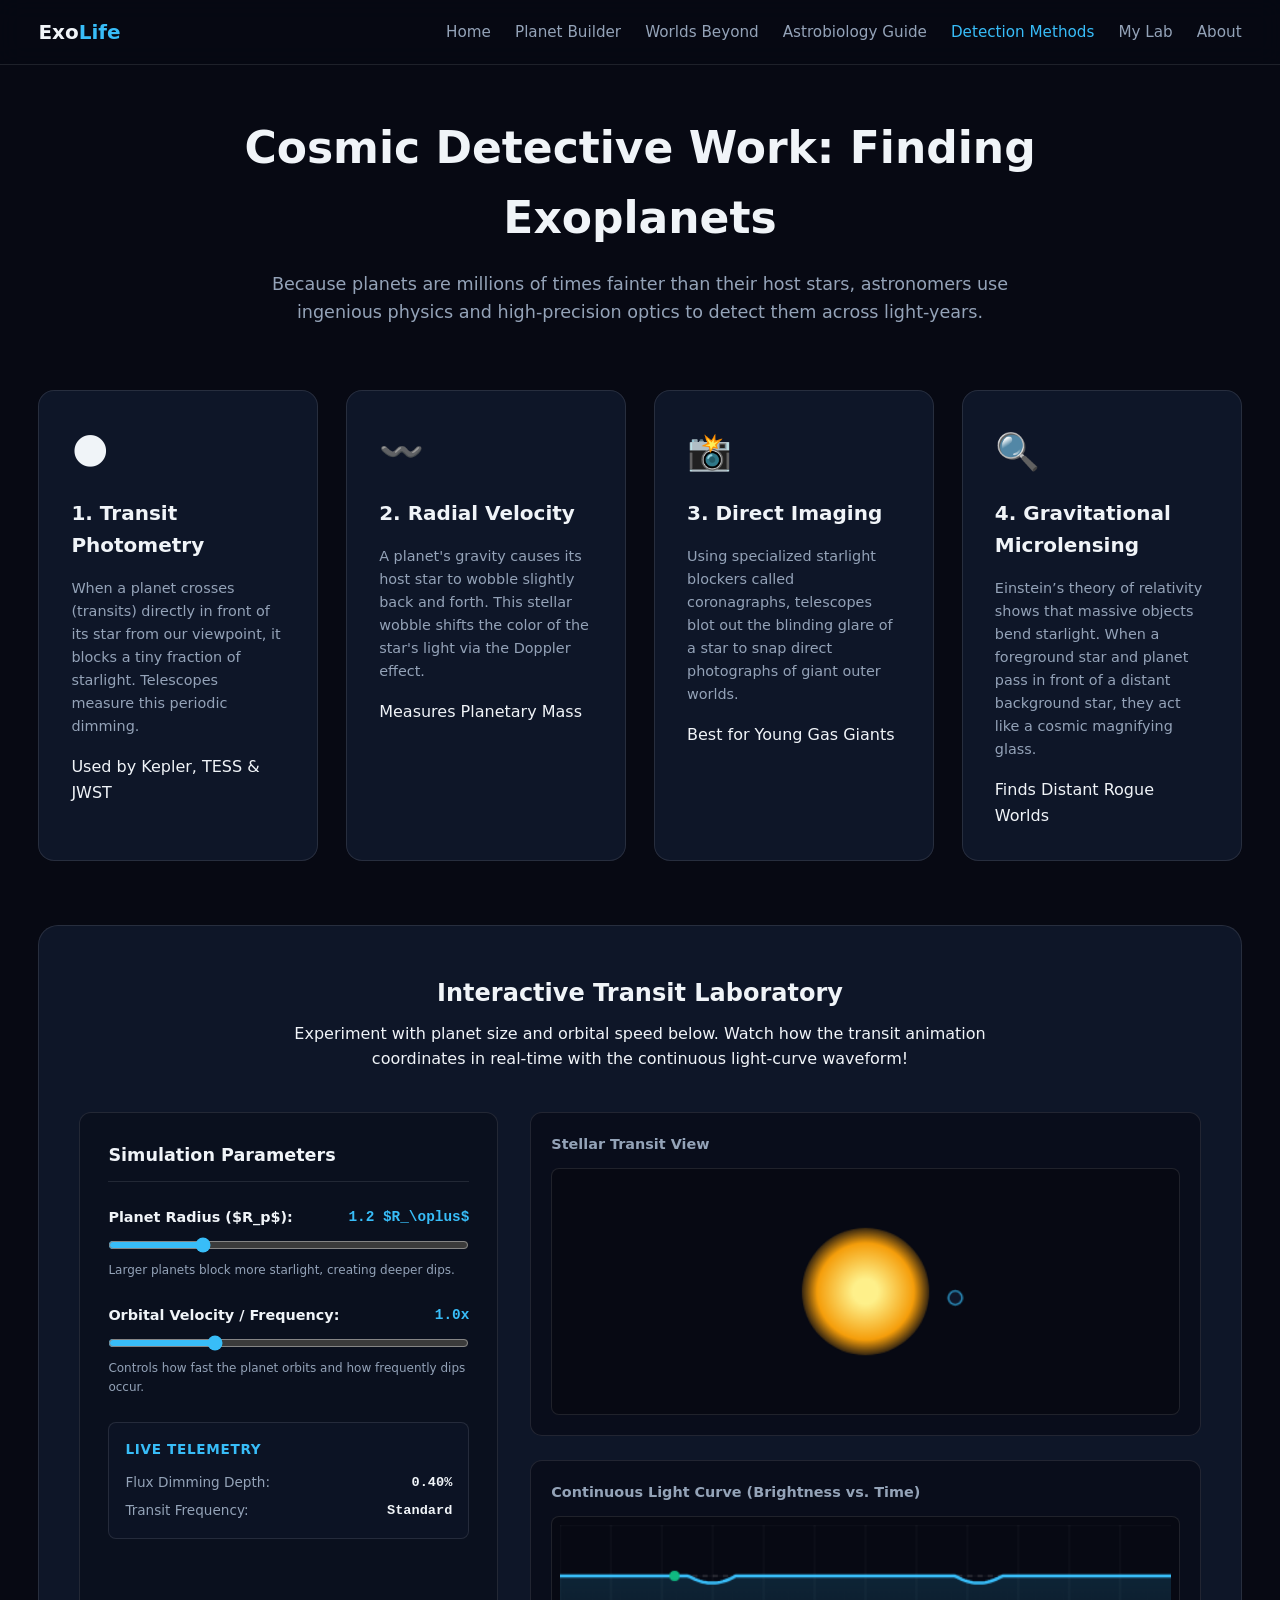
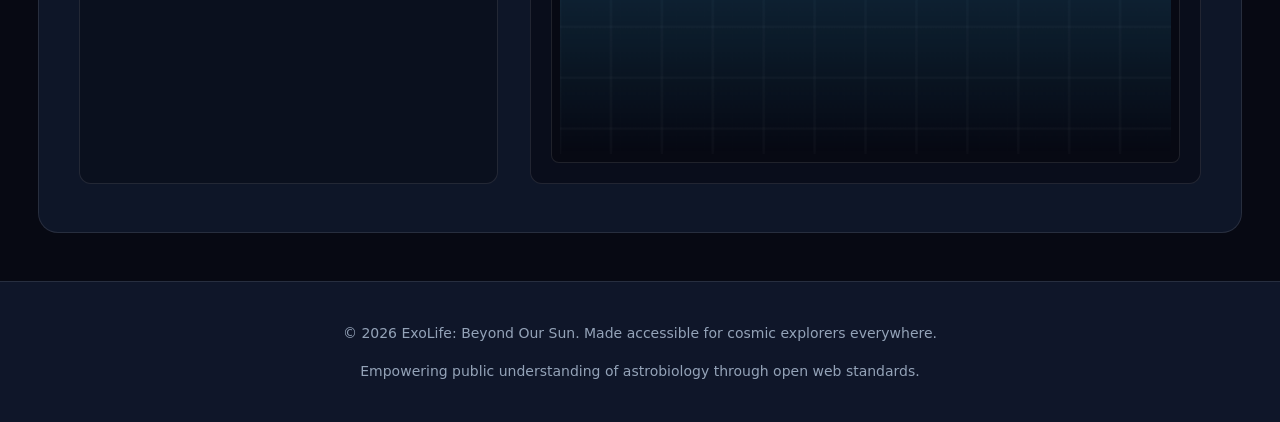
<file: methods.html>
<!DOCTYPE html>
<html lang="en">
<head>
  <meta charset="UTF-8">
  <meta name="viewport" content="width=device-width, initial-scale=1.0">
  <meta name="author" content="James Emmanuel Yeboah-Asiamah">
  <meta name="description" content="ExoLife Detection Methods – Learn how astronomers discover distant planets using transit photometry, radial velocity wobbles, and interactive light-curve simulations.">
  <title>ExoLife: Beyond Our Sun | Detection Methods & Transit Lab</title>
  
  <!-- Global & Page-Specific Stylesheets -->
  <link rel="stylesheet" href="assets/css/global.css">
  <link rel="stylesheet" href="assets/css/methods.css">
</head>
<body>

  <!-- Shared Header -->
  <header class="site-header">
    <div class="site-nav-container">
      <a href="index.html" class="site-logo">
        Exo<span>Life</span>
      </a>
      
      <button class="mobile-menu-toggle" aria-expanded="false" aria-label="Toggle navigation menu">
        <span class="hamburger-icon" aria-hidden="true"></span>
      </button>

      <nav aria-label="Main Navigation">
        <ul class="nav-links-list">
          <li><a href="index.html" class="nav-link-item">Home</a></li>
          <li><a href="calculator.html" class="nav-link-item">Planet Builder</a></li>
          <li><a href="worlds.html" class="nav-link-item">Worlds Beyond</a></li>
          <li><a href="astronomy-guide.html" class="nav-link-item">Astrobiology Guide</a></li>
          <li><a href="methods.html" class="nav-link-item" aria-current="page">Detection Methods</a></li>
          <li><a href="lab.html" class="nav-link-item">My Lab</a></li>
          <li><a href="about.html" class="nav-link-item">About</a></li>
        </ul>
      </nav>
    </div>
  </header>

  <!-- Main Methods Container -->
  <main class="methods-main-container">
    
    <!-- Hero Section -->
    <section class="methods-hero-section">
      <h1>Cosmic Detective Work: Finding Exoplanets</h1>
      <p>Because planets are millions of times fainter than their host stars, astronomers use ingenious physics and high-precision optics to detect them across light-years.</p>
    </section>

    <!-- Core Detection Methods Breakdown Grid -->
    <section class="methods-grid-section" aria-label="Exoplanet Detection Techniques">
      
      <article class="method-info-card">
        <div class="method-icon" aria-hidden="true">🌑</div>
        <h2>1. Transit Photometry</h2>
        <p>When a planet crosses (transits) directly in front of its star from our viewpoint, it blocks a tiny fraction of starlight. Telescopes measure this periodic dimming.</p>
        <span class="badge-accent">Used by Kepler, TESS & JWST</span>
      </article>

      <article class="method-info-card">
        <div class="method-icon" aria-hidden="true">〰️</div>
        <h2>2. Radial Velocity</h2>
        <p>A planet's gravity causes its host star to wobble slightly back and forth. This stellar wobble shifts the color of the star's light via the Doppler effect.</p>
        <span class="badge-neutral">Measures Planetary Mass</span>
      </article>

      <article class="method-info-card">
        <div class="method-icon" aria-hidden="true">📸</div>
        <h2>3. Direct Imaging</h2>
        <p>Using specialized starlight blockers called coronagraphs, telescopes blot out the blinding glare of a star to snap direct photographs of giant outer worlds.</p>
        <span class="badge-neutral">Best for Young Gas Giants</span>
      </article>

      <article class="method-info-card">
        <div class="method-icon" aria-hidden="true">🔍</div>
        <h2>4. Gravitational Microlensing</h2>
        <p>Einstein’s theory of relativity shows that massive objects bend starlight. When a foreground star and planet pass in front of a distant background star, they act like a cosmic magnifying glass.</p>
        <span class="badge-neutral">Finds Distant Rogue Worlds</span>
      </article>

    </section>

    <!-- Interactive Transit Simulator Lab Section -->
    <section class="transit-lab-section">
      <div class="lab-section-header">
        <h2>Interactive Transit Laboratory</h2>
        <p>Experiment with planet size and orbital speed below. Watch how the transit animation coordinates in real-time with the continuous light-curve waveform!</p>
      </div>

      <div class="transit-workbench">
        <!-- Controls Panel -->
        <div class="transit-controls-panel">
          <h3>Simulation Parameters</h3>
          
          <div class="control-slider-group">
            <div class="slider-label-row">
              <label for="planet-size-slider">Planet Radius ($R_p$):</label>
              <span id="planet-size-val">1.2 $R_\oplus$</span>
            </div>
            <input type="range" id="planet-size-slider" min="0.6" max="3.0" step="0.1" value="1.2" class="form-range-input">
            <span class="slider-hint">Larger planets block more starlight, creating deeper dips.</span>
          </div>

          <div class="control-slider-group">
            <div class="slider-label-row">
              <label for="orbit-speed-slider">Orbital Velocity / Frequency:</label>
              <span id="orbit-speed-val">1.0x</span>
            </div>
            <input type="range" id="orbit-speed-slider" min="0.4" max="2.5" step="0.1" value="1.0" class="form-range-input">
            <span class="slider-hint">Controls how fast the planet orbits and how frequently dips occur.</span>
          </div>

          <div class="simulation-stats-box">
            <h4>Live Telemetry</h4>
            <ul>
              <li><span>Flux Dimming Depth:</span> <strong id="stat-depth">1.44%</strong></li>
              <li><span>Transit Frequency:</span> <strong id="stat-frequency">Standard</strong></li>
            </ul>
          </div>
        </div>

        <!-- Visualizers Output Panel -->
        <div class="transit-visualizer-panel">
          
          <!-- Canvas 1: Star & Crossing Planet Animation -->
          <div class="canvas-sub-box">
            <h4>Stellar Transit View</h4>
            <div class="canvas-container">
              <canvas id="transit-animation-canvas" width="480" height="180" aria-label="Animation of exoplanet crossing star disk"></canvas>
            </div>
          </div>

          <!-- Canvas 2: Continuous Light Curve Wave -->
          <div class="canvas-sub-box">
            <h4>Continuous Light Curve (Brightness vs. Time)</h4>
            <div class="canvas-container">
              <canvas id="light-curve-canvas" width="480" height="180" aria-label="Continuous waveform graph showing periodic transit brightness dips"></canvas>
            </div>
          </div>

        </div>
      </div>
    </section>

  </main>

  <!-- Shared Footer -->
  <footer class="site-footer">
    <div class="footer-content-wrapper">
      <p>&copy; 2026 ExoLife: Beyond Our Sun. Made accessible for cosmic explorers everywhere.</p>
      <p>Empowering public understanding of astrobiology through open web standards.</p>
    </div>
  </footer>

  <!-- Scripts -->
  <script src="assets/js/main.js"></script>
  <script src="assets/js/methods-simulator.js"></script>
</body>
</html>
</file>
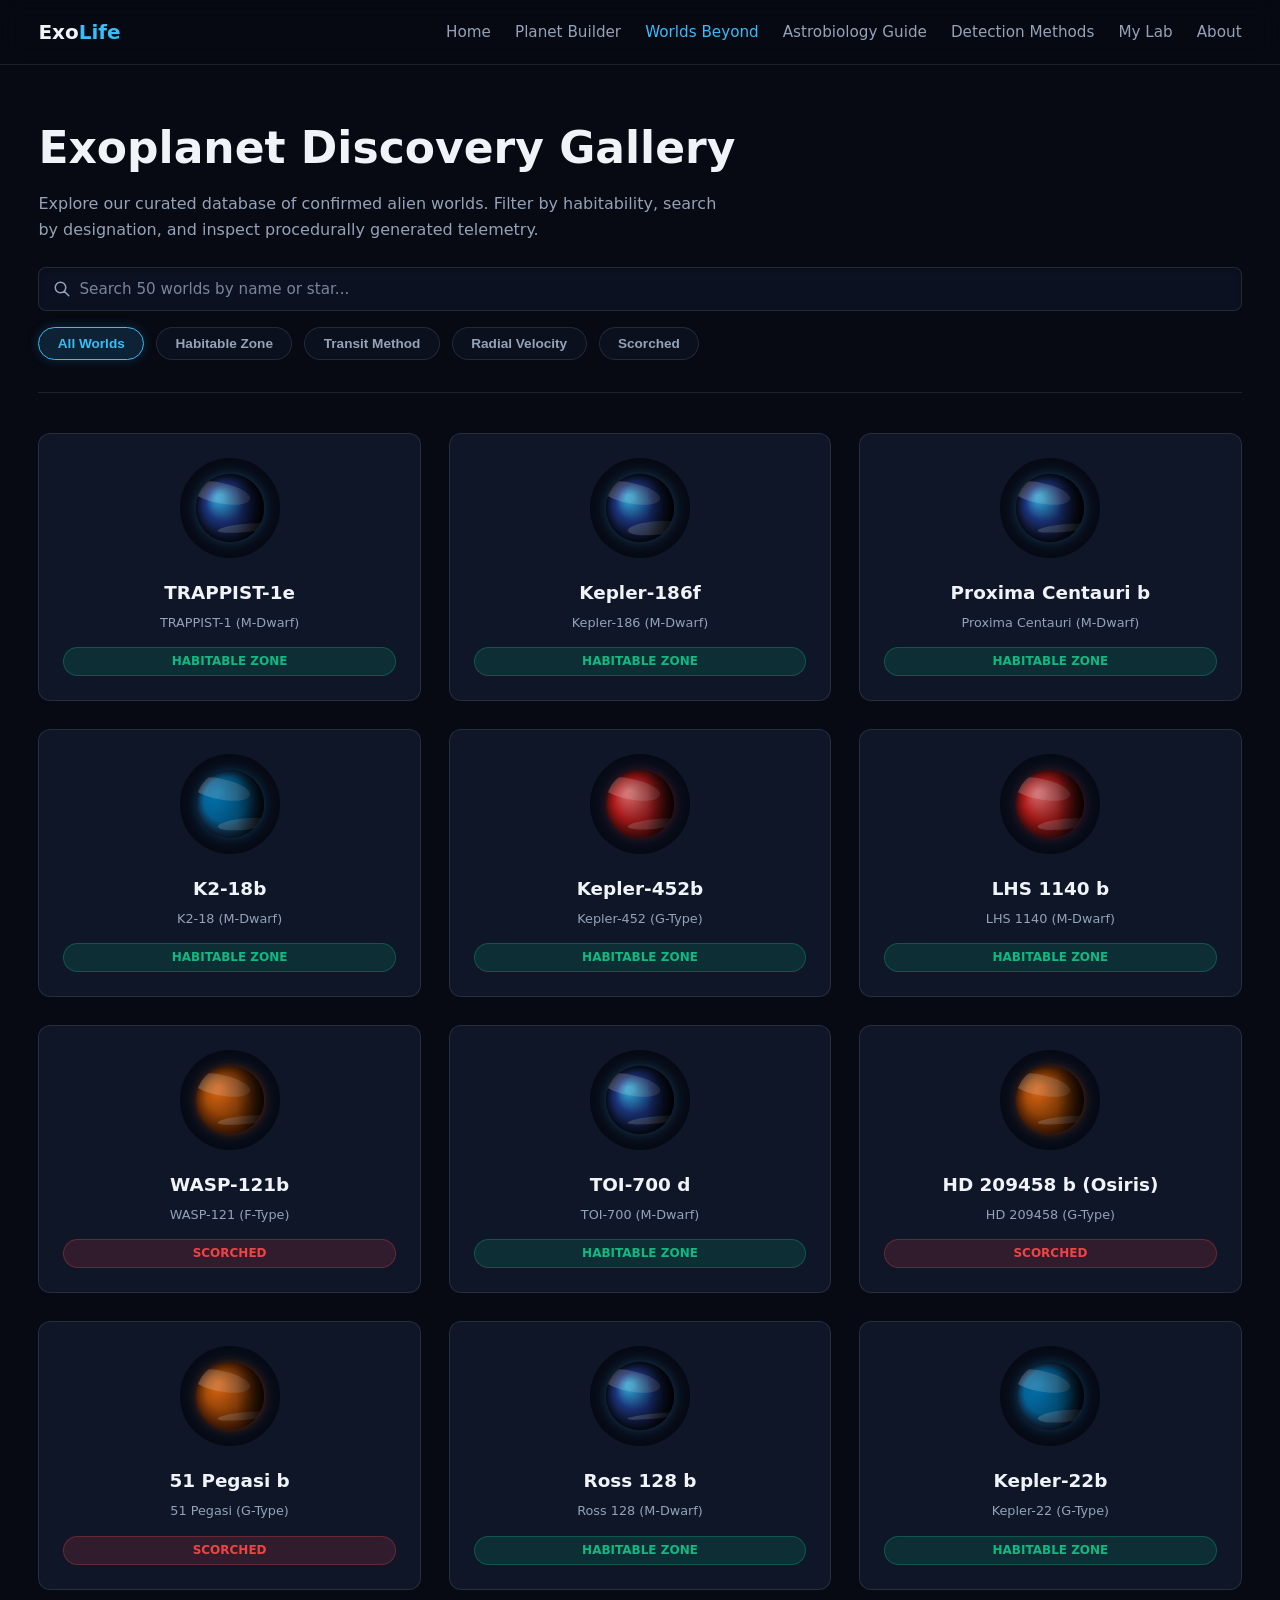
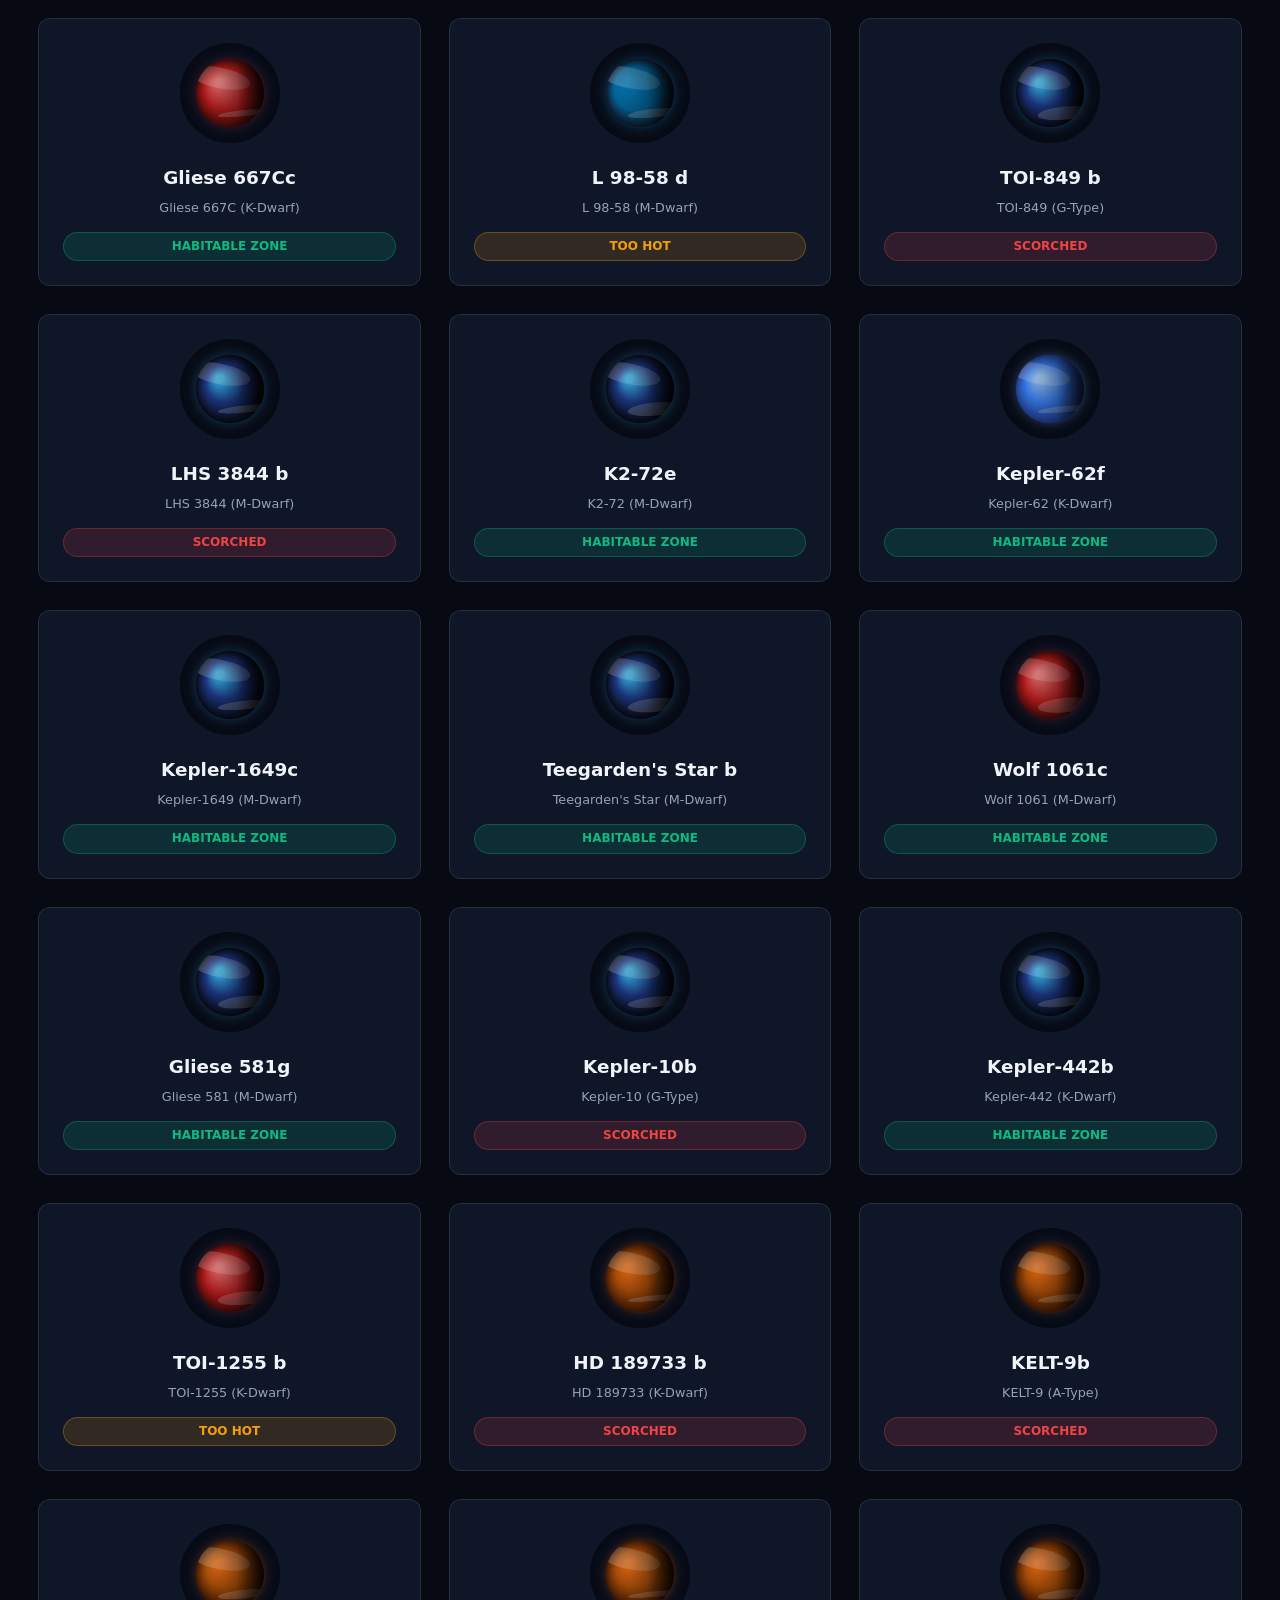
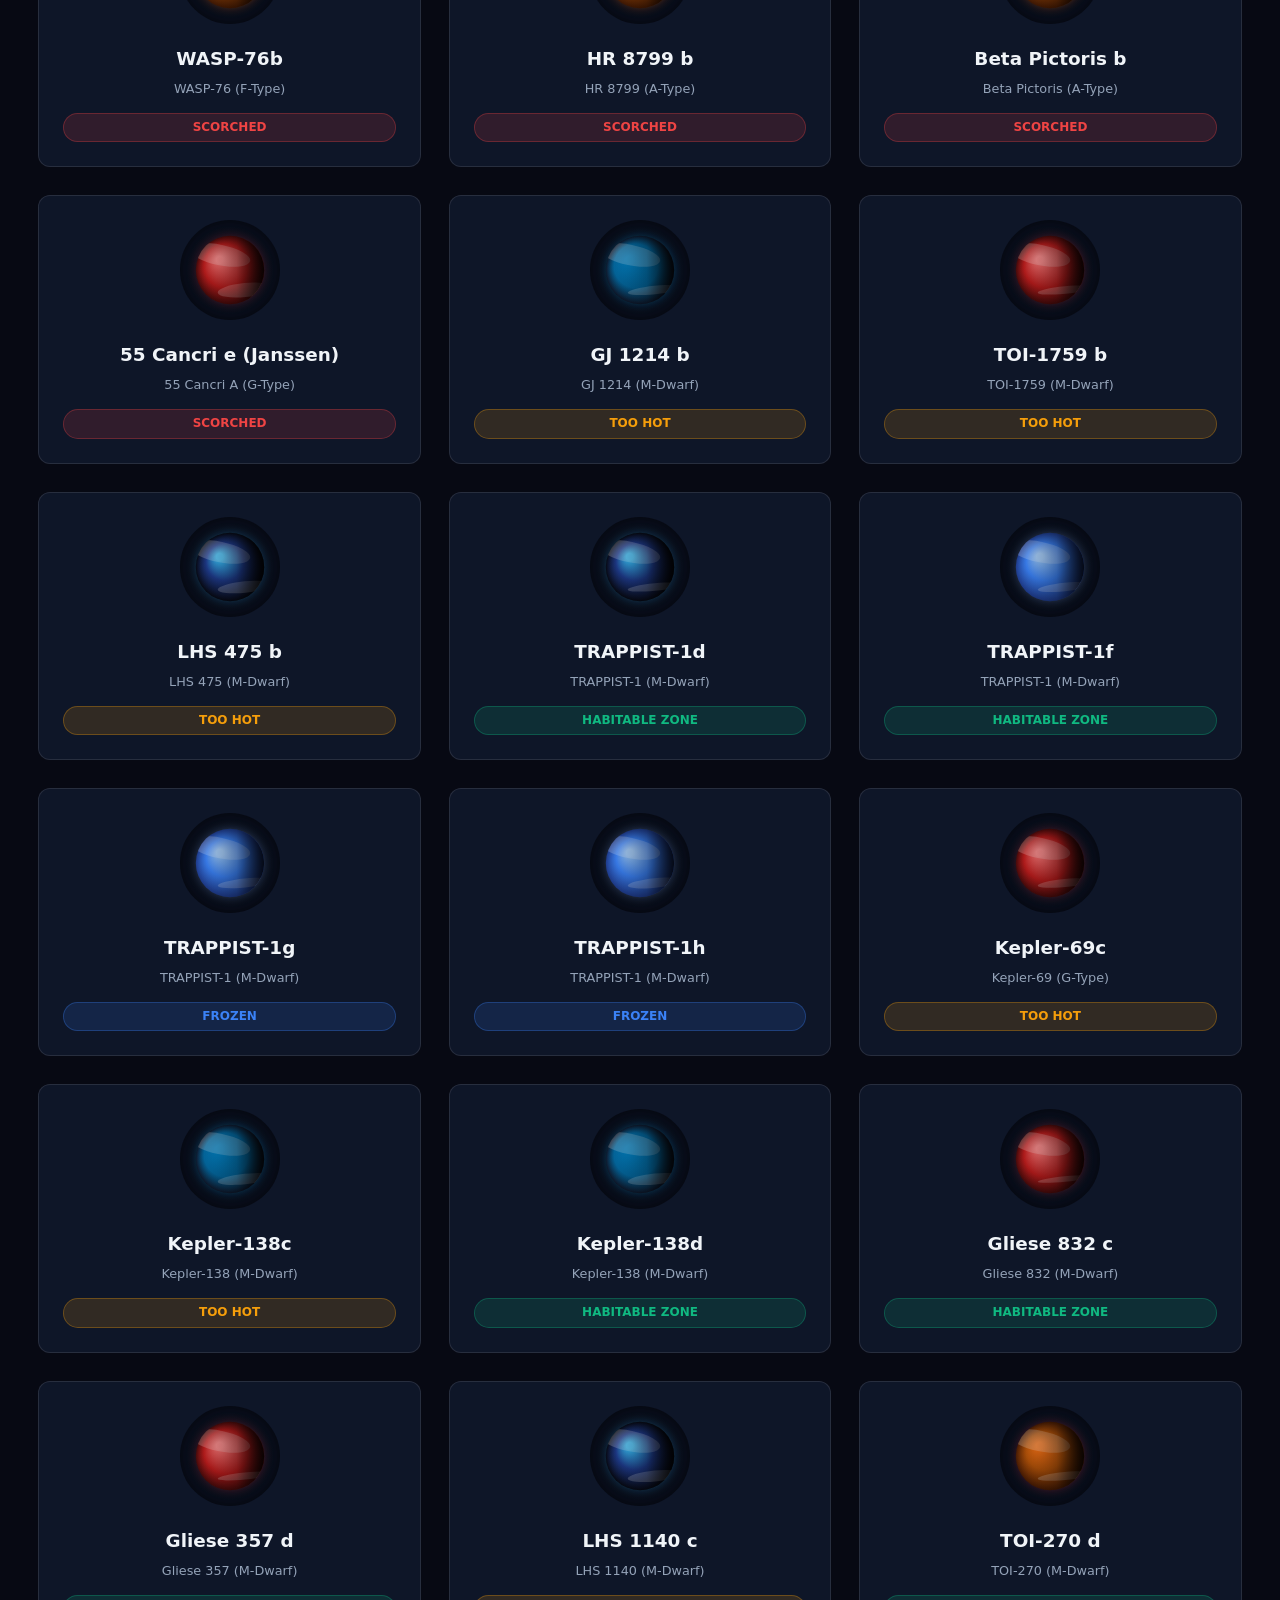
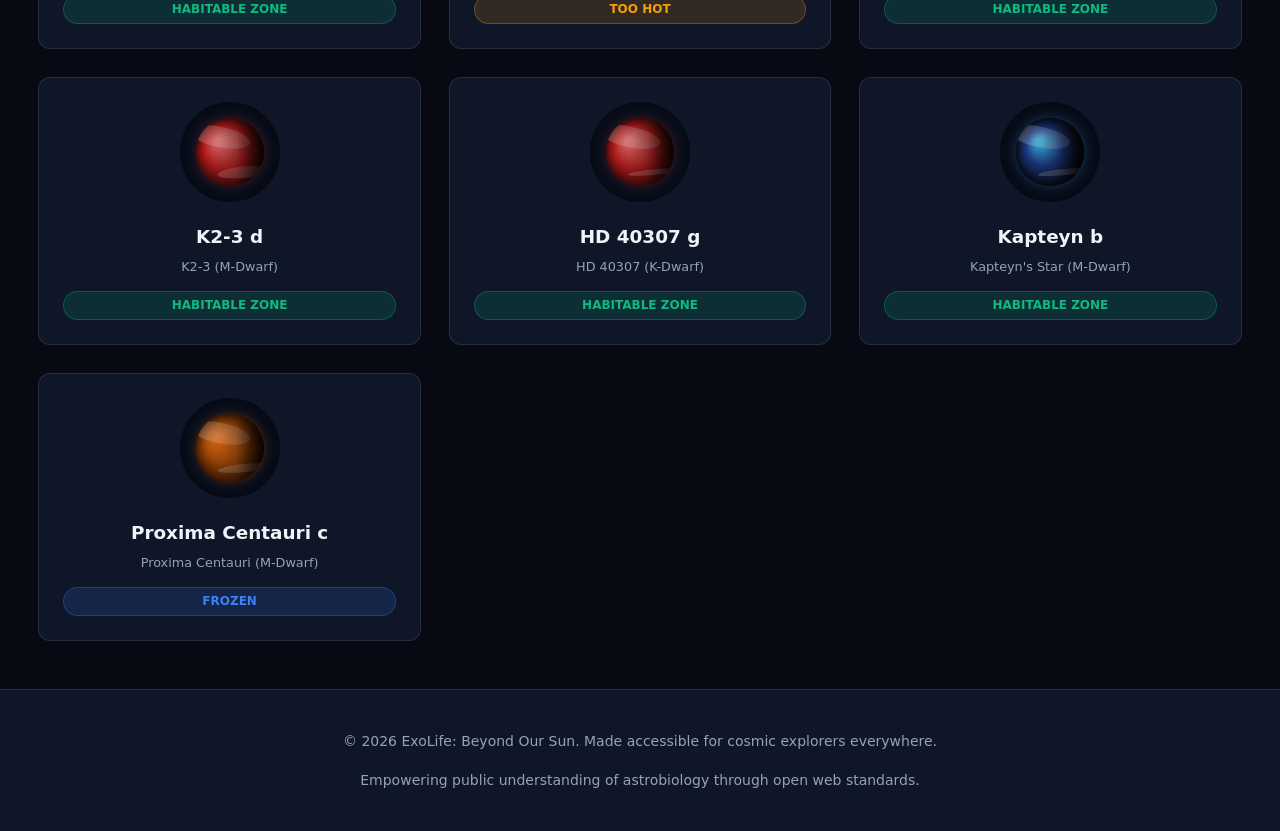
<file: worlds.html>
<!DOCTYPE html>
<html lang="en">
<head>
  <meta charset="UTF-8">
  <meta name="viewport" content="width=device-width, initial-scale=1.0">
  <meta name="author" content="James Emmanuel Yeboah-Asiamah">
  <meta name="description" content="ExoLife Worlds Beyond – Explore a curated 50-exoplanet catalog with search filters, procedural canvas illustrations, and Earth comparison telemetry.">
  <title>ExoLife: Beyond Our Sun | Worlds Discovery Gallery</title>
  
  <!-- Global & Page-Specific Stylesheets -->
  <link rel="stylesheet" href="assets/css/global.css">
  <link rel="stylesheet" href="assets/css/worlds.css">
</head>
<body>

  <!-- Shared Header -->
  <header class="site-header">
    <div class="site-nav-container">
      <a href="index.html" class="site-logo">
        Exo<span>Life</span>
      </a>
      
      <button class="mobile-menu-toggle" aria-expanded="false" aria-label="Toggle navigation menu">
        <span class="hamburger-icon" aria-hidden="true"></span>
      </button>

      <nav aria-label="Main Navigation">
        <ul class="nav-links-list">
          <li><a href="index.html" class="nav-link-item">Home</a></li>
          <li><a href="calculator.html" class="nav-link-item">Planet Builder</a></li>
          <li><a href="worlds.html" class="nav-link-item" aria-current="page">Worlds Beyond</a></li>
          <li><a href="astronomy-guide.html" class="nav-link-item">Astrobiology Guide</a></li>
          <li><a href="methods.html" class="nav-link-item">Detection Methods</a></li>
          <li><a href="lab.html" class="nav-link-item">My Lab</a></li>
          <li><a href="about.html" class="nav-link-item">About</a></li>
        </ul>
      </nav>
    </div>
  </header>

  <!-- Main Gallery Landmark -->
  <main class="worlds-main-container">
    
    <!-- Gallery Hero Section -->
    <section class="worlds-hero-section">
      <div class="worlds-hero-content">
        <h1>Exoplanet Discovery Gallery</h1>
        <p>Explore our curated database of confirmed alien worlds. Filter by habitability, search by designation, and inspect procedurally generated telemetry.</p>
      </div>

      <!-- Search & Filter Bar -->
      <div class="worlds-filter-controls">
        <div class="lab-search-wrapper">
          <input type="search" id="worlds-search-input" class="form-select-input search-input" placeholder="Search 50 worlds by name or star..." aria-label="Search exoplanets">
        </div>
        
        <div class="filter-chips-container" role="region" aria-label="Category Filters">
          <button class="filter-chip active" data-filter="all">All Worlds</button>
          <button class="filter-chip" data-filter="Habitable Zone">Habitable Zone</button>
          <button class="filter-chip" data-filter="Transit">Transit Method</button>
          <button class="filter-chip" data-filter="Radial Velocity">Radial Velocity</button>
          <button class="filter-chip" data-filter="Scorched">Scorched</button>
        </div>
      </div>
    </section>

    <!-- Exoplanet Card Grid Section -->
    <section class="exoplanets-grid-section" aria-label="Exoplanet Catalog">
      <div id="exoplanets-grid" class="planets-catalog-grid">
        <!-- Dynamically injected via worlds-renderer.js -->
      </div>

      <!-- Loading / Empty Notice -->
      <div id="worlds-loading-state" class="empty-state-card">
        <div class="empty-icon pulse-animation" aria-hidden="true">🔭</div>
        <h2>Scanning Deep Space Database...</h2>
        <p>Loading catalog records and synthesizing procedural planetary optics.</p>
      </div>
    </section>

  </main>

  <!-- Side-by-Side Comparison Modal -->
  <dialog id="planet-compare-modal" class="space-modal">
    <div class="modal-content-wrapper">
      <button id="close-modal-btn" class="close-modal-icon" aria-label="Close comparison window">&times;</button>
      
      <div class="modal-header">
        <h2 id="modal-planet-name">Planet Name</h2>
        <span id="modal-planet-star" class="badge-neutral">Host Star</span>
      </div>

      <div class="comparison-display-grid">
        <!-- Alien World Spec Box -->
        <div class="comparison-column">
          <h3>Exoplanet Telemetry</h3>
          <div class="modal-canvas-wrapper">
            <canvas id="modal-planet-canvas" width="160" height="160" aria-label="Procedural graphic of selected exoplanet"></canvas>
          </div>
          <ul class="telemetry-list">
            <li><span>Radius:</span> <strong id="modal-radius">1.0 R⊕</strong></li>
            <li><span>Distance:</span> <strong id="modal-distance">0 LY</strong></li>
            <li><span>Equilibrium Temp:</span> <strong id="modal-temp">0 °C</strong></li>
            <li><span>Discovery:</span> <strong id="modal-method">Transit</strong></li>
          </ul>
        </div>

        <!-- Earth Baseline Spec Box -->
        <div class="comparison-column baseline-earth">
          <h3>Earth Baseline</h3>
          <div class="modal-canvas-wrapper earth-canvas-wrap">
            <canvas id="modal-earth-canvas" width="160" height="160" aria-label="Procedural graphic of Earth reference"></canvas>
          </div>
          <ul class="telemetry-list">
            <li><span>Radius:</span> <strong>1.00 R⊕ (6,371 km)</strong></li>
            <li><span>Distance:</span> <strong>0.0000156 LY</strong></li>
            <li><span>Average Temp:</span> <strong>15 °C</strong></li>
            <li><span>Biosphere:</span> <strong style="color: var(--habitability-green-glow);">Confirmed Active</strong></li>
          </ul>
        </div>
      </div>

      <p id="modal-planet-desc" class="modal-description-text">Description goes here...</p>

      <div class="modal-footer-actions">
        <button id="modal-send-builder-btn" class="primary-action-button">Send to Planet Builder</button>
      </div>
    </div>
  </dialog>

  <!-- Shared Footer -->
  <footer class="site-footer">
    <div class="footer-content-wrapper">
      <p>&copy; 2026 ExoLife: Beyond Our Sun. Made accessible for cosmic explorers everywhere.</p>
      <p>Empowering public understanding of astrobiology through open web standards.</p>
    </div>
  </footer>

  <!-- Scripts -->
  <script src="assets/js/main.js"></script>
  <script src="assets/js/exoplanets-fallback.js"></script>
  <script src="assets/js/worlds-renderer.js"></script>
</body>
</html>
</file>
<file: assets/css/global.css>
/* =================================================================ifier */
/* EXOLIFE: BEYOND OUR SUN - GLOBAL STYLESHEET                          */
/* ===================================================================== */

/* CSS Custom Properties (Descriptive Variable Names) */
:root {
  /* Color Palette - Cosmic Theme */
  --space-background-primary: #070913;
  --space-background-secondary: #0f1629;
  --space-surface-card: rgba(18, 27, 48, 0.75);
  --space-border-color: rgba(255, 255, 255, 0.1);
  
  --text-color-primary: #f0f4f8;
  --text-color-secondary: #94a3b8;
  --text-color-accent: #38bdf8;
  
  /* Habitability & Orbital Indicator Colors */
  --habitability-green-glow: #10b981;
  --habitability-red-warning: #ef4444;
  --habitability-blue-cold: #3b82f6;
  --star-goldilocks-border: #059669;

  /* Typography Scale (Fluid & Responsive via clamp) */
  --font-family-primary: system-ui, -apple-system, BlinkMacSystemFont, "Segoe UI", Roboto, Helvetica, Arial, sans-serif;
  --font-size-hero: clamp(2.25rem, 5vw, 4rem);
  --font-size-heading-1: clamp(1.75rem, 3.5vw, 2.75rem);
  --font-size-heading-2: clamp(1.35rem, 2.5vw, 2rem);
  --font-size-heading-3: clamp(1.15rem, 1.8vw, 1.35rem);
  --font-size-body: clamp(1rem, 1.1vw, 1.125rem);
  --font-size-small: 0.875rem;

  /* Layout Spacing */
  --site-max-width: 1280px;
  --site-padding-inline: clamp(1rem, 3vw, 2.5rem);
  --site-padding-block: clamp(1.5rem, 4vw, 3rem);
  
  /* Transitions */
  --transition-smooth: all 0.3s cubic-bezier(0.4, 0, 0.2, 1);
}

/* ===================================================================== */
/* CSS RESET & BOX MODEL                                                 */
/* ===================================================================== */

*,
*::before,
*::after {
  box-sizing: border-box;
  margin: 0;
  padding: 0;
}

html {
  color-scheme: dark;
  scroll-behavior: smooth;
}

body {
  font-family: var(--font-family-primary);
  background-color: var(--space-background-primary);
  color: var(--text-color-primary);
  font-size: var(--font-size-body);
  line-height: 1.6;
  min-height: 100vh;
  display: flex;
  flex-direction: column;
  overflow-x: hidden;
}

/* ===================================================================== */
/* ACCESSIBILITY & UTILITIES                                             */
/* ===================================================================== */

/* Screen reader only utility for strict accessibility */
.visually-hidden {
  position: absolute;
  width: 1px;
  height: 1px;
  padding: 0;
  margin: -1px;
  overflow: hidden;
  clip: rect(0, 0, 0, 0);
  white-space: nowrap;
  border: 0;
}

/* Focus styles for keyboard accessibility */
a:focus-visible,
button:focus-visible,
input:focus-visible,
select:focus-visible {
  outline: 2px solid var(--text-color-accent);
  outline-offset: 3px;
}

/* ===================================================================== */
/* SHARED LAYOUT: HEADER & NAVIGATION                                    */
/* ===================================================================== */

.site-header {
  position: sticky;
  top: 0;
  z-index: 1000;
  background-color: rgba(7, 9, 19, 0.85);
  backdrop-filter: blur(12px);
  border-bottom: 1px solid var(--space-border-color);
  width: 100%;
}

.site-nav-container {
  max-width: var(--site-max-width);
  margin: 0 auto;
  padding: 1rem var(--site-padding-inline);
  display: flex;
  justify-content: space-between;
  align-items: center;
}

.site-logo {
  font-size: 1.25rem;
  font-weight: 700;
  color: var(--text-color-primary);
  text-decoration: none;
  display: flex;
  align-items: center;
  gap: 0.5rpx;
}

.site-logo span {
  color: var(--text-color-accent);
}

.nav-links-list {
  display: flex;
  gap: 1.5rem;
  list-style: none;
  align-items: center;
}

.nav-link-item {
  color: var(--text-color-secondary);
  text-decoration: none;
  font-size: 0.95rem;
  font-weight: 500;
  transition: var(--transition-smooth);
}

.nav-link-item:hover,
.nav-link-item[aria-current="page"] {
  color: var(--text-color-accent);
}

/* Mobile Hamburger Toggle Button (Hidden on Desktop) */
.mobile-menu-toggle {
  display: none;
  background: transparent;
  border: none;
  cursor: pointer;
  padding: 0.5rem;
  color: var(--text-color-primary);
  z-index: 1001;
}

.hamburger-icon,
.hamburger-icon::before,
.hamburger-icon::after {
  display: block;
  width: 24px;
  height: 2px;
  background-color: currentColor;
  position: relative;
  transition: var(--transition-smooth);
}

.hamburger-icon::before,
.hamburger-icon::after {
  content: '';
  position: absolute;
  left: 0;
}

.hamburger-icon::before { top: -7px; }
.hamburger-icon::after { top: 7px; }

/* Animate hamburger into an "X" when active */
.mobile-menu-toggle[aria-expanded="true"] .hamburger-icon {
  background-color: transparent;
}
.mobile-menu-toggle[aria-expanded="true"] .hamburger-icon::before {
  transform: rotate(45deg);
  top: 0;
}
.mobile-menu-toggle[aria-expanded="true"] .hamburger-icon::after {
  transform: rotate(-45deg);
  top: 0;
}



/* ===================================================================== */
/* ELEGANT SEARCH BAR & INPUT STYLING                                    */
/* ===================================================================== */

.lab-search-wrapper {
  position: relative;
  flex-grow: 1;
  min-width: 240px;
}

/* Base styling for search and select inputs */
.form-select-input,
.search-input {
  width: 100%;
  padding: 0.75rem 1rem 0.75rem 2.5rem; /* Left padding creates room for an icon */
  background-color: rgba(15, 22, 41, 0.7);
  border: 1px solid var(--space-border-color);
  border-radius: 8px;
  color: var(--text-color-primary);
  font-family: inherit;
  font-size: 0.95rem;
  backdrop-filter: blur(10px);
  transition: var(--transition-smooth);
  box-shadow: inset 0 2px 4px rgba(0, 0, 0, 0.2);
}

/* Search input specific icon background */
.search-input {
  background-image: url("data:image/svg+xml,%3Csvg xmlns='http://www.w3.org/2000/svg' fill='none' viewBox='0 0 24 24' stroke='%2394a3b8' stroke-width='2'%3E%3Cpath stroke-linecap='round' stroke-linejoin='round' d='M21 21l-6-6m2-5a7 7 0 11-14 0 7 7 0 0114 0z'/%3E%3C/svg%3E");
  background-repeat: no-repeat;
  background-position: 0.85rem center;
  background-size: 1.1rem 1.1rem;
}

.search-input::placeholder {
  color: var(--text-color-secondary);
  opacity: 0.8;
}

/* Hover & Focus States */
.form-select-input:hover,
.search-input:hover {
  border-color: rgba(56, 189, 248, 0.3);
  background-color: rgba(15, 22, 41, 0.9);
}

.form-select-input:focus,
.search-input:focus {
  border-color: var(--text-color-accent);
  outline: none;
  background-color: var(--space-background-primary);
  box-shadow: 0 0 0 3px rgba(56, 189, 248, 0.15), inset 0 2px 4px rgba(0, 0, 0, 0.2);
}

/* Responsive behavior for mobile devices */
@media (max-width: 768px) {
  .lab-search-wrapper {
    width: 100%;
  }
}

/* ===================================================================== */
/* SHARED LAYOUT: FOOTER                                                 */
/* ===================================================================== */

.site-footer {
  margin-top: auto;
  background-color: var(--space-background-secondary);
  border-top: 1px solid var(--space-border-color);
  padding: 2.5rem var(--site-padding-inline);
  text-align: center;
  color: var(--text-color-secondary);
  font-size: var(--font-size-small);
}

.footer-content-wrapper {
  max-width: var(--site-max-width);
  margin: 0 auto;
  display: flex;
  flex-direction: column;
  gap: 1rem;
  align-items: center;
}

/* ===================================================================== */
/* ELEGANT BUTTON STYLING SYSTEM                                         */
/* ===================================================================== */

.primary-action-button,
.secondary-action-button,
.delete-planet-btn {
  font-family: inherit;
  cursor: pointer;
  border-radius: 8px;
  font-weight: 600;
  font-size: 0.95rem;
  transition: var(--transition-smooth);
  display: inline-flex;
  align-items: center;
  justify-content: center;
  gap: 0.5rem;
  text-decoration: none;
  border: 1px solid transparent;
}

/* Primary Action Button (Accented Glow) */
.primary-action-button {
  background: linear-gradient(135deg, #38bdf8 0%, #0284c7 100%);
  color: var(--space-background-primary);
  padding: 0.85rem 1.75rem;
  box-shadow: 0 4px 14px rgba(56, 189, 248, 0.25);
}

.primary-action-button:hover {
  background: linear-gradient(135deg, #7dd3fc 0%, #0ea5e9 100%);
  transform: translateY(-2px);
  box-shadow: 0 6px 20px rgba(56, 189, 248, 0.4);
}

.primary-action-button:active {
  transform: translateY(0);
}

/* Secondary Action Button (Glassmorphism) */
.secondary-action-button {
  background-color: rgba(15, 22, 41, 0.6);
  color: var(--text-color-primary);
  border-color: var(--space-border-color);
  padding: 0.85rem 1.75rem;
  backdrop-filter: blur(10px);
}

.secondary-action-button:hover {
  background-color: rgba(30, 41, 59, 0.8);
  border-color: rgba(56, 189, 248, 0.4);
  color: var(--text-color-accent);
  transform: translateY(-2px);
}

/* Danger / Warning Button Variant */
.danger-button {
  background-color: rgba(239, 68, 68, 0.1);
  color: #f87171;
  border-color: rgba(239, 68, 68, 0.25);
  padding: 0.65rem 1.25rem;
  font-size: 0.85rem;
}

.danger-button:hover {
  background-color: rgba(239, 68, 68, 0.2);
  border-color: #ef4444;
  color: #ffffff;
  box-shadow: 0 4px 12px rgba(239, 68, 68, 0.25);
}

/* ===================================================================== */
/* RESPONSIVE MEDIA QUERIES FOR GLOBAL HEADER                            */
/* ===================================================================== */

@media (max-width: 768px) {
  .mobile-menu-toggle {
    display: block;
  }

  /* Transform navigation list into a slide-down or overlay drawer on mobile */
  .nav-links-list {
    position: fixed;
    top: 0;
    right: -100%;
    width: 75%;
    max-width: 320px;
    height: 100vh;
    background-color: var(--space-background-secondary);
    flex-direction: column;
    justify-content: center;
    align-items: flex-start;
    padding: 2rem;
    gap: 2rem;
    box-shadow: -10px 0 30px rgba(0, 0, 0, 0.5);
    transition: right 0.35s cubic-bezier(0.4, 0, 0.2, 1);
    z-index: 1000;
  }

  .nav-links-list.active {
    right: 0;
  }

  .nav-link-item {
    font-size: 1.15rem;
  }
}
</file>
<file: assets/css/home.css>
/* ===================================================================== */
/* EXOLIFE: BEYOND OUR SUN - HOME PAGE STYLES                            */
/* ===================================================================== */

/* Hero Section */
.hero-section {
  position: relative;
  min-height: 85vh;
  display: flex;
  align-items: center;
  justify-content: center;
  text-align: center;
  padding: 4rem var(--site-padding-inline);
  background: radial-gradient(circle at 50% 30%, rgba(56, 189, 248, 0.08) 0%, transparent 60%),
              linear-gradient(to bottom, var(--space-background-primary), var(--space-background-secondary));
  overflow: hidden;
}

.hero-content-wrapper {
  max-width: 850px;
  display: flex;
  flex-direction: column;
  align-items: center;
  gap: 1.5rem;
}

.hero-badge {
  display: inline-block;
  background-color: rgba(56, 189, 248, 0.1);
  color: var(--text-color-accent);
  border: 1px solid rgba(56, 189, 248, 0.25);
  padding: 0.35rem 1rem;
  border-radius: 50px;
  font-size: 0.85rem;
  font-weight: 600;
  letter-spacing: 0.05em;
  text-transform: uppercase;
}

.hero-title {
  font-size: var(--font-size-hero);
  font-weight: 800;
  line-height: 1.15;
  color: var(--text-color-primary);
}

.hero-subtitle {
  font-size: var(--font-size-body);
  color: var(--text-color-secondary);
  max-width: 680px;
  line-height: 1.7;
}

.hero-button-group {
  display: flex;
  gap: 1rem;
  margin-top: 1rem;
  flex-wrap: wrap;
  justify-content: center;
}

.primary-action-button,
.secondary-action-button {
  display: inline-flex;
  align-items: center;
  justify-content: center;
  padding: 0.85rem 1.75rem;
  border-radius: 8px;
  font-weight: 600;
  font-size: 0.95rem;
  text-decoration: none;
  transition: var(--transition-smooth);
}

.primary-action-button {
  background-color: var(--text-color-accent);
  color: var(--space-background-primary);
}

.primary-action-button:hover {
  background-color: #0ea5e9;
  transform: translateY(-2px);
}

.secondary-action-button {
  background-color: var(--space-surface-card);
  color: var(--text-color-primary);
  border: 1px solid var(--space-border-color);
  backdrop-filter: blur(8px);
}

.secondary-action-button:hover {
  border-color: var(--text-color-accent);
  transform: translateY(-2px);
}

/* Features Overview Section */
.features-overview-section {
  padding: var(--site-padding-block) var(--site-padding-inline);
  max-width: var(--site-max-width);
  margin: 0 auto;
  width: 100%;
}

.section-header {
  text-align: center;
  margin-bottom: 3rem;
}

.section-header h2 {
  font-size: var(--font-size-heading-1);
  margin-bottom: 0.75rem;
}

.section-header p {
  color: var(--text-color-secondary);
  font-size: var(--font-size-body);
}

.features-grid {
  display: grid;
  grid-template-columns: repeat(auto-fit, minmax(260px, 1fr));
  gap: 1.75rem;
}

.feature-card {
  background-color: var(--space-surface-card);
  border: 1px solid var(--space-border-color);
  border-radius: 12px;
  padding: 2rem;
  display: flex;
  flex-direction: column;
  gap: 1rem;
  transition: var(--transition-smooth);
  backdrop-filter: blur(10px);
}

.feature-card:hover {
  border-color: rgba(56, 189, 248, 0.4);
  transform: translateY(-4px);
  box-shadow: 0 10px 30px -10px rgba(56, 189, 248, 0.15);
}

.feature-icon-wrapper {
  font-size: 2.25rem;
  margin-bottom: 0.25rem;
}

.feature-card h3 {
  font-size: var(--font-size-heading-3);
  color: var(--text-color-primary);
}

.feature-card p {
  color: var(--text-color-secondary);
  font-size: 0.95rem;
  line-height: 1.6;
}

.feature-card-link {
  margin-top: auto;
  color: var(--text-color-accent);
  text-decoration: none;
  font-weight: 600;
  font-size: 0.9rem;
  display: inline-flex;
  align-items: center;
  gap: 0.35rem;
  transition: var(--transition-smooth);
}

.feature-card-link:hover {
  gap: 0.6rem;
}

/* Scroll Fade Cinematic Animation Classes */
.scroll-fade-in {
  opacity: 0;
  transform: translateY(20px);
  transition: opacity 0.6s ease-out, transform 0.6s ease-out;
}

.scroll-fade-in.appear {
  opacity: 1;
  transform: translateY(0);
}
</file>
<file: assets/css/about.css>
/* ===================================================================== */
/* EXOLIFE: BEYOND OUR SUN - ABOUT PAGE STYLES                           */
/* ===================================================================== */

.about-main-container {
  max-width: var(--site-max-width);
  margin: 0 auto;
  padding: var(--site-padding-block) var(--site-padding-inline);
  width: 100%;
  display: flex;
  flex-direction: column;
  gap: 4rem;
}

.about-hero-section {
  text-align: center;
  max-width: 800px;
  margin: 0 auto;
  display: flex;
  flex-direction: column;
  gap: 1rem;
}

.about-hero-section h1 {
  font-size: var(--font-size-heading-1);
}

.about-hero-section p {
  color: var(--text-color-secondary);
  font-size: 1.1rem;
}

/* Mission & Features Grid */
.about-grid-section {
  display: grid;
  grid-template-columns: repeat(auto-fit, minmax(280px, 1fr));
  gap: 2rem;
}

.about-info-card {
  background-color: var(--space-surface-card);
  border: 1px solid var(--space-border-color);
  border-radius: 16px;
  padding: 2.25rem;
  backdrop-filter: blur(12px);
  display: flex;
  flex-direction: column;
  gap: 1.25rem;
  transition: var(--transition-smooth);
}

.about-info-card:hover {
  border-color: rgba(56, 189, 248, 0.4);
  transform: translateY(-5px);
  box-shadow: 0 15px 35px rgba(56, 189, 248, 0.15);
}

.card-icon {
  font-size: 2.5rem;
}

.about-info-card h2 {
  font-size: 1.25rem;
}

.about-info-card p {
  color: var(--text-color-secondary);
  font-size: 0.95rem;
  line-height: 1.6;
}

/* Deep Dive Mission Section */
.about-deep-dive-section {
  width: 100%;
}

.deep-dive-card {
  background-color: var(--space-surface-card);
  border: 1px solid var(--space-border-color);
  border-radius: 20px;
  padding: 3rem;
  backdrop-filter: blur(15px);
  display: flex;
  flex-direction: column;
  gap: 1.25rem;
  box-shadow: 0 15px 40px rgba(0, 0, 0, 0.4);
  border-left: 4px solid var(--text-color-accent);
}

.deep-dive-card h2 {
  font-size: 1.5rem;
  color: var(--text-color-primary);
}

.deep-dive-card p {
  color: var(--text-color-secondary);
  font-size: 1rem;
  line-height: 1.7;
}

/* Creator Profile Section */
.creator-profile-section {
  display: flex;
  justify-content: center;
  width: 100%;
}

.creator-card {
  background-color: var(--space-surface-card);
  border: 1px solid var(--space-border-color);
  border-radius: 20px;
  padding: 3rem;
  backdrop-filter: blur(15px);
  max-width: 800px;
  width: 100%;
  display: flex;
  gap: 2.5rem;
  align-items: center;
  box-shadow: 0 20px 50px rgba(0, 0, 0, 0.5);
}

.creator-avatar-badge {
  width: 90px;
  height: 90px;
  border-radius: 50%;
  background: linear-gradient(135deg, var(--text-color-accent), #1e3a8a);
  color: var(--text-color-primary);
  font-size: 2rem;
  font-weight: 700;
  display: flex;
  align-items: center;
  justify-content: center;
  flex-shrink: 0;
  box-shadow: 0 0 20px rgba(56, 189, 248, 0.4);
  border: 2px solid rgba(255, 255, 255, 0.2);
}

.creator-info-content {
  display: flex;
  flex-direction: column;
  gap: 1rem;
}

.creator-info-content h2 {
  font-size: 1.5rem;
}

.creator-bio {
  color: var(--text-color-secondary);
  font-size: 0.95rem;
  line-height: 1.6;
}

.creator-contact-grid {
  display: grid;
  grid-template-columns: repeat(auto-fit, minmax(200px, 1fr));
  gap: 0.75rem 1.5rem;
  margin-top: 0.5rem;
  background-color: rgba(7, 9, 19, 0.5);
  padding: 1.25rem;
  border-radius: 10px;
  border: 1px solid var(--space-border-color);
}

.contact-item {
  display: flex;
  flex-direction: column;
  font-size: 0.85rem;
  gap: 0.2rem;
}

.contact-item span {
  color: var(--text-color-secondary);
}

.contact-item strong, .contact-item a {
  color: var(--text-color-primary);
  font-weight: 600;
  text-decoration: none;
  transition: var(--transition-smooth);
}

.contact-item a:hover {
  color: var(--text-color-accent);
  text-decoration: underline;
}

@media (max-width: 700px) {
  .creator-card {
    flex-direction: column;
    text-align: center;
    padding: 2rem 1.5rem;
  }
  .creator-avatar-badge {
    margin: 0 auto;
  }
  .creator-contact-grid {
    text-align: left;
  }
}
</file>
<file: assets/css/astronomy-guide.css>
/* ===================================================================== */
/* EXOLIFE: BEYOND OUR SUN - ASTROBIOLOGY GUIDE STYLES                   */
/* ===================================================================== */

.guide-main-container {
  max-width: var(--site-max-width);
  margin: 0 auto;
  padding: var(--site-padding-block) var(--site-padding-inline);
  width: 100%;
  display: flex;
  flex-direction: column;
  gap: 4rem;
  transition: background 0.8s ease;
}

.guide-hero-section {
  text-align: center;
  max-width: 800px;
  margin: 0 auto;
  display: flex;
  flex-direction: column;
  gap: 1rem;
}

.guide-hero-section h1 {
  font-size: var(--font-size-heading-1);
}

.guide-hero-section p {
  color: var(--text-color-secondary);
  font-size: 1.1rem;
}

/* Scrollytelling Grid Layout */
.scrolly-container {
  display: grid;
  grid-template-columns: 1.1fr 0.9fr;
  gap: 3rem;
  position: relative;
  align-items: start;
  transition: --theme-accent 0.8s ease;
}

.scrolly-text-column {
  display: flex;
  flex-direction: column;
  gap: 35vh;
  padding-bottom: 20vh;
}

.scrolly-chapter-card {
  background-color: var(--space-surface-card);
  border: 1px solid var(--space-border-color);
  border-radius: 16px;
  padding: 2.5rem;
  backdrop-filter: blur(12px);
  box-shadow: 0 15px 35px rgba(0, 0, 0, 0.4);
  transition: all 0.5s cubic-bezier(0.16, 1, 0.3, 1);
  opacity: 0.4;
  transform: translateY(20px);
  position: relative;
  overflow: hidden;
}

/* Water / Liquid sheen accent for Chapter 1 */
.scrolly-chapter-card::after {
  content: '';
  position: absolute;
  top: -50%;
  right: -50%;
  width: 200%;
  height: 200%;
  background: radial-gradient(circle, var(--card-ambient-glow, rgba(56, 189, 248, 0.05)) 0%, transparent 70%);
  opacity: 0;
  transition: opacity 0.6s ease;
  pointer-events: none;
}

.scrolly-chapter-card.active-chapter {
  opacity: 1;
  transform: translateY(0);
  border-color: var(--active-border-color, rgba(56, 189, 248, 0.5));
  box-shadow: 0 20px 40px -10px var(--active-shadow-color, rgba(56, 189, 248, 0.25));
}

.scrolly-chapter-card.active-chapter::after {
  opacity: 1;
}

.chapter-number {
  font-family: monospace;
  font-size: 0.85rem;
  color: var(--text-color-accent);
  background-color: rgba(56, 189, 248, 0.1);
  padding: 0.25rem 0.6rem;
  border-radius: 4px;
  display: inline-block;
  margin-bottom: 1rem;
  transition: background-color 0.5s ease, color 0.5s ease;
}

.scrolly-chapter-card h2 {
  font-size: 1.5rem;
  margin-bottom: 0.75rem;
}

.scrolly-chapter-card p {
  color: var(--text-color-secondary);
  font-size: 0.95rem;
  line-height: 1.6;
  margin-bottom: 1.25rem;
}

.chapter-bullet-list {
  list-style-type: disc;
  padding-left: 1.25rem;
  display: flex;
  flex-direction: column;
  gap: 0.5rem;
  color: var(--text-color-secondary);
  font-size: 0.9rem;
}

/* Sticky Viewport Panel - Dynamic Theme Adaption */
.scrolly-sticky-viewport {
  position: sticky;
  top: 100px;
  height: calc(100vh - 140px);
  display: flex;
  align-items: center;
}

.sticky-canvas-card {
  width: 100%;
  background-color: var(--space-surface-card);
  border: 1px solid var(--space-border-color);
  border-radius: 16px;
  padding: 1.75rem;
  backdrop-filter: blur(16px);
  display: flex;
  flex-direction: column;
  gap: 1.25rem;
  box-shadow: 0 20px 50px rgba(0, 0, 0, 0.6);
  transition: border-color 0.6s ease, box-shadow 0.6s ease;
}

.viewport-header {
  display: flex;
  justify-content: space-between;
  align-items: center;
  flex-wrap: wrap;
  gap: 0.5rem;
}

.live-indicator {
  font-family: monospace;
  font-size: 0.75rem;
  color: var(--habitability-green-glow);
  letter-spacing: 0.05em;
}

.canvas-display-wrapper {
  background-color: rgba(7, 9, 19, 0.7);
  border-radius: 10px;
  border: 1px solid var(--space-border-color);
  display: flex;
  align-items: center;
  justify-content: center;
  overflow: hidden;
  padding: 1rem;
  transition: border-color 0.6s ease;
}

.canvas-display-wrapper canvas {
  width: 100%;
  height: auto;
  max-height: 280px;
}

.viewport-caption-text {
  font-size: 0.85rem;
  color: var(--text-color-secondary);
  text-align: center;
}

/* ===================================================================== */
/* THEMATIC STORYTELLING THEME MODIFIERS (Driven by JS Scroll State)     */
/* ===================================================================== */

/* Theme 1: Habitable / Water / Emerald-Aqua */
.scrolly-container.theme-1 {
  --active-border-color: rgba(16, 185, 129, 0.6);
  --active-shadow-color: rgba(16, 185, 129, 0.2);
  --card-ambient-glow: rgba(16, 185, 129, 0.08);
}
.scrolly-container.theme-1 .sticky-canvas-card {
  border-color: rgba(16, 185, 129, 0.3);
  box-shadow: 0 20px 50px rgba(16, 185, 129, 0.1);
}

/* Theme 2: Solar / Fiery / Crimson-Amber */
.scrolly-container.theme-2 {
  --active-border-color: rgba(239, 68, 68, 0.6);
  --active-shadow-color: rgba(239, 68, 68, 0.2);
  --card-ambient-glow: rgba(239, 68, 68, 0.08);
}
.scrolly-container.theme-2 .sticky-canvas-card {
  border-color: rgba(239, 68, 68, 0.3);
  box-shadow: 0 20px 50px rgba(239, 68, 68, 0.1);
}

/* Theme 3: Prismatic / Cyan-Violet Spectroscopy */
.scrolly-container.theme-3 {
  --active-border-color: rgba(56, 189, 248, 0.6);
  --active-shadow-color: rgba(56, 189, 248, 0.25);
  --card-ambient-glow: rgba(56, 189, 248, 0.08);
}
.scrolly-container.theme-3 .sticky-canvas-card {
  border-color: rgba(56, 189, 248, 0.3);
  box-shadow: 0 20px 50px rgba(56, 189, 248, 0.15);
}

/* Theme 4: Gravitational / Deep Indigo Core */
.scrolly-container.theme-4 {
  --active-border-color: rgba(129, 140, 248, 0.6);
  --active-shadow-color: rgba(129, 140, 248, 0.25);
  --card-ambient-glow: rgba(129, 140, 248, 0.08);
}
.scrolly-container.theme-4 .sticky-canvas-card {
  border-color: rgba(129, 140, 248, 0.3);
  box-shadow: 0 20px 50px rgba(129, 140, 248, 0.15);
}

/* Spectroscopy Laboratory Section */
.spectroscopy-lab-section {
  background-color: var(--space-surface-card);
  border: 1px solid var(--space-border-color);
  border-radius: 20px;
  padding: 3rem 2.5rem;
  backdrop-filter: blur(15px);
  display: flex;
  flex-direction: column;
  gap: 2.5rem;
}

.lab-section-header {
  text-align: center;
  max-width: 700px;
  margin: 0 auto;
  display: flex;
  flex-direction: column;
  gap: 0.5rem;
}

.spectroscopy-workbench {
  display: grid;
  grid-template-columns: 1fr 1.5fr;
  gap: 2rem;
}

.lab-controls-panel {
  background-color: rgba(7, 9, 19, 0.4);
  border: 1px solid var(--space-border-color);
  border-radius: 12px;
  padding: 1.75rem;
  display: flex;
  flex-direction: column;
  gap: 1.25rem;
}

.lab-controls-panel h3 {
  font-size: 1.1rem;
  border-bottom: 1px solid var(--space-border-color);
  padding-bottom: 0.75rem;
}

.toggle-control-group {
  display: flex;
  flex-direction: column;
  gap: 0.35rem;
}

.toggle-switch-label {
  display: flex;
  align-items: center;
  gap: 0.75rem;
  cursor: pointer;
  font-weight: 600;
  font-size: 0.95rem;
  color: var(--text-color-primary);
}

.toggle-switch-label input {
  display: none;
}

.toggle-custom-slider {
  width: 44px;
  height: 24px;
  background-color: rgba(255, 255, 255, 0.1);
  border: 1px solid var(--space-border-color);
  border-radius: 50px;
  position: relative;
  transition: var(--transition-smooth);
}

.toggle-custom-slider::after {
  content: '';
  position: absolute;
  top: 2px;
  left: 2px;
  width: 18px;
  height: 18px;
  background-color: var(--text-color-secondary);
  border-radius: 50%;
  transition: var(--transition-smooth);
}

.toggle-switch-label input:checked + .toggle-custom-slider {
  background-color: rgba(56, 189, 248, 0.3);
  border-color: var(--text-color-accent);
}

.toggle-switch-label input:checked + .toggle-custom-slider::after {
  left: 22px;
  background-color: var(--text-color-accent);
  box-shadow: 0 0 8px var(--text-color-accent);
}

.gas-effect-tag {
  font-size: 0.75rem;
  color: var(--text-color-secondary);
  margin-left: 2.75rem;
}

.lab-output-panel {
  background-color: rgba(7, 9, 19, 0.6);
  border: 1px solid var(--space-border-color);
  border-radius: 12px;
  padding: 1.75rem;
  display: flex;
  flex-direction: column;
  gap: 1.25rem;
}

.spectrum-header {
  display: flex;
  justify-content: space-between;
  align-items: center;
  flex-wrap: wrap;
  gap: 0.5rem;
}

/* Replace or update this block in assets/css/guide.css */
.spectrum-canvas-wrapper {
  background-color: var(--space-background-primary);
  border-radius: 10px;
  border: 1px solid var(--space-border-color);
  padding: 0.75rem;
  display: flex;
  flex-direction: column;
  align-items: center;
  justify-content: center;
  position: relative;
  overflow: hidden;
  box-shadow: inset 0 0 20px rgba(0, 0, 0, 0.8);
}

.spectrum-canvas-wrapper canvas {
  width: 100%;
  height: auto;
  border-radius: 6px;
}


.spectrum-analysis-desc {
  font-size: 0.9rem;
  color: var(--text-color-secondary);
  line-height: 1.5;
  background-color: rgba(15, 22, 41, 0.5);
  padding: 1rem;
  border-radius: 8px;
  border-left: 3px solid var(--text-color-accent);
}

@media (max-width: 900px) {
  .scrolly-container {
    grid-template-columns: 1fr;
  }
  .scrolly-sticky-viewport {
    position: relative;
    top: 0;
    height: auto;
  }
  .spectroscopy-workbench {
    grid-template-columns: 1fr;
  }
}
</file>
<file: assets/css/calculator.css>
/* ===================================================================== */
/* EXOLIFE: BEYOND OUR SUN - PLANET BUILDER & SIMULATOR STYLES           */
/* ===================================================================== */

/* Main Layout: 3-Column Grid (Left Controls | Center Canvas | Right Telemetry) */
.calculator-layout-container {
  display: grid;
  grid-template-columns: 320px 1fr 340px;
  gap: 1.5rem;
  max-width: 1600px;
  margin: 0 auto;
  padding: 1.5rem var(--site-padding-inline);
  min-height: calc(100vh - 140px);
}

/* Sidebars and Panels */
.control-panel,
.telemetry-panel {
  background-color: var(--space-surface-card);
  border: 1px solid var(--space-border-color);
  border-radius: 12px;
  padding: 1.5rem;
  display: flex;
  flex-direction: column;
  gap: 1.5rem;
  backdrop-filter: blur(10px);
  height: fit-content;
}

.panel-header h2 {
  font-size: 1.15rem;
  color: var(--text-color-primary);
  margin-bottom: 0.25rem;
}

.panel-header p {
  font-size: 0.85rem;
  color: var(--text-color-secondary);
}

/* Form Groups & Inputs */
.form-control-group {
  display: flex;
  flex-direction: column;
  gap: 0.5rem;
}

.form-control-group label {
  font-size: 0.9rem;
  font-weight: 600;
  color: var(--text-color-primary);
}

.label-with-output {
  display: flex;
  justify-content: space-between;
  align-items: center;
}

.label-with-output output {
  font-size: 0.85rem;
  font-weight: 700;
  color: var(--text-color-accent);
  background-color: rgba(56, 189, 248, 0.1);
  padding: 0.1rem 0.5rem;
  border-radius: 4px;
}

.form-select-input,
.form-range-input {
  width: 100%;
  padding: 0.65rem;
  background-color: var(--space-background-primary);
  border: 1px solid var(--space-border-color);
  border-radius: 6px;
  color: var(--text-color-primary);
  font-family: inherit;
  font-size: 0.95rem;
  transition: var(--transition-smooth);
}

.form-select-input:focus,
.form-range-input:focus {
  border-color: var(--text-color-accent);
  outline: none;
}

.form-range-input {
  accent-color: var(--text-color-accent);
  cursor: pointer;
  padding: 0;
  height: 6px;
}

.form-hint {
  font-size: 0.75rem;
  color: var(--text-color-secondary);
  line-height: 1.4;
}

/* Center Simulation Stage */
.simulation-viewport-section {
  display: flex;
  flex-direction: column;
  gap: 1rem;
  background-color: var(--space-surface-card);
  border: 1px solid var(--space-border-color);
  border-radius: 12px;
  padding: 1.5rem;
  backdrop-filter: blur(10px);
}

.viewport-header {
  display: flex;
  justify-content: space-between;
  align-items: center;
  flex-wrap: wrap;
  gap: 1rem;
}

.viewport-header h1 {
  font-size: var(--font-size-heading-2);
}

/* Verdict Badges (State-based styling) */
.verdict-badge {
  padding: 0.4rem 1rem;
  border-radius: 50px;
  font-size: 0.85rem;
  font-weight: 700;
  text-transform: uppercase;
  letter-spacing: 0.05em;
  transition: var(--transition-smooth);
}

.badge-neutral { background-color: rgba(148, 163, 184, 0.2); color: var(--text-color-secondary); border: 1px solid rgba(148, 163, 184, 0.3); }
.badge-red { background-color: rgba(239, 68, 68, 0.15); color: var(--habitability-red-warning); border: 1px solid rgba(239, 68, 68, 0.3); }
.badge-green { background-color: rgba(16, 185, 129, 0.15); color: var(--habitability-green-glow); border: 1px solid rgba(16, 185, 129, 0.3); box-shadow: 0 0 15px rgba(16, 185, 129, 0.25); }
.badge-blue { background-color: rgba(59, 130, 246, 0.15); color: var(--habitability-blue-cold); border: 1px solid rgba(59, 130, 246, 0.3); }

/* Canvas Viewport */
.canvas-wrapper {
  position: relative;
  flex-grow: 1;
  min-height: 450px;
  width: 100%;
  background-color: var(--space-background-primary);
  border-radius: 8px;
  border: 1px solid var(--space-border-color);
  overflow: hidden;
  display: flex;
  align-items: center;
  justify-content: center;
}

#solar-system-canvas {
  width: 100%;
  height: 100%;
  display: block;
}

.canvas-legend {
  position: absolute;
  bottom: 1rem;
  left: 1rem;
  display: flex;
  gap: 1rem;
  background-color: rgba(7, 9, 19, 0.85);
  backdrop-filter: blur(8px);
  padding: 0.5rem 1rem;
  border-radius: 6px;
  border: 1px solid var(--space-border-color);
  font-size: 0.75rem;
}

.legend-item {
  display: flex;
  align-items: center;
  gap: 0.4rem;
  color: var(--text-color-secondary);
}

.legend-dot {
  width: 8px;
  height: 8px;
  border-radius: 50%;
}
.red-dot { background-color: var(--habitability-red-warning); }
.green-dot { background-color: var(--habitability-green-glow); }
.blue-dot { background-color: var(--habitability-blue-cold); }

/* Telemetry Stats & Mission Log */
.telemetry-stats-card,
.mission-log-card {
  background-color: var(--space-background-primary);
  border: 1px solid var(--space-border-color);
  border-radius: 8px;
  padding: 1rem;
  display: flex;
  flex-direction: column;
  gap: 0.75rem;
}

.telemetry-stats-card h3,
.mission-log-card h3 {
  font-size: 0.9rem;
  color: var(--text-color-accent);
  text-transform: uppercase;
  letter-spacing: 0.05em;
}

.telemetry-list {
  list-style: none;
  display: flex;
  flex-direction: column;
  gap: 0.4rem;
  font-size: 0.85rem;
}

.telemetry-list li {
  display: flex;
  justify-content: space-between;
}

.telemetry-list span {
  color: var(--text-color-secondary);
}

.log-output-box {
  font-size: 0.85rem;
  color: var(--text-color-primary);
  line-height: 1.5;
  min-height: 70px;
  background-color: rgba(15, 22, 41, 0.5);
  padding: 0.75rem;
  border-radius: 6px;
  border-left: 3px solid var(--text-color-accent);
}

.save-button {
  width: 100%;
  text-align: center;
  cursor: pointer;
  border: none;
}

/* ===================================================================== */
/* RESPONSIVE MEDIA QUERIES FOR CALCULATOR                               */
/* ===================================================================== */

@media (max-width: 1200px) {
  .calculator-layout-container {
    grid-template-columns: 1fr;
    grid-template-rows: auto;
  }

  .canvas-wrapper {
    min-height: 400px;
  }
}

@media (max-width: 768px) {
  .canvas-legend {
    flex-direction: column;
    gap: 0.25rem;
    left: 0.5rem;
    bottom: 0.5rem;
  }
}
</file>
<file: assets/css/lab.css>
/* ===================================================================== */
/* EXOLIFE: BEYOND OUR SUN - LAB DASHBOARD STYLES                        */
/* ===================================================================== */

.lab-main-container {
  max-width: var(--site-max-width);
  margin: 0 auto;
  padding: var(--site-padding-block) var(--site-padding-inline);
  width: 100%;
  display: flex;
  flex-direction: column;
  gap: 2.5rem;
  min-height: calc(100vh - 140px);
}

/* Hero Section & Actions Bar */
.lab-hero-section {
  display: flex;
  justify-content: space-between;
  align-items: flex-end;
  flex-wrap: wrap;
  gap: 1.5rem;
  border-bottom: 1px solid var(--space-border-color);
  padding-bottom: 1.5rem;
}

.lab-hero-content h1 {
  font-size: var(--font-size-heading-1);
  margin-bottom: 0.5rem;
}

.lab-hero-content p {
  color: var(--text-color-secondary);
  font-size: var(--font-size-body);
  max-width: 600px;
}

.lab-actions-bar {
  display: flex;
  align-items: center;
  gap: 1rem;
}

.lab-search-wrapper {
  flex-grow: 1;
  min-width: 200px;
}

.search-input {
  width: 100%;
}

@media (max-width: 768px) {
  .lab-search-wrapper {
    width: 100%;
  }
}

.saved-counter {
  background-color: rgba(56, 189, 248, 0.1);
  color: var(--text-color-accent);
  border: 1px solid rgba(56, 189, 248, 0.25);
  padding: 0.5rem 1rem;
  border-radius: 50px;
  font-size: 0.85rem;
  font-weight: 600;
}

.danger-button {
  background-color: rgba(239, 68, 68, 0.1);
  color: var(--habitability-red-warning);
  border-color: rgba(239, 68, 68, 0.3);
}

.danger-button:hover {
  background-color: rgba(239, 68, 68, 0.2);
  border-color: var(--habitability-red-warning);
}

/* Planets Grid & Cards */
.planets-grid {
  display: grid;
  grid-template-columns: repeat(auto-fill, minmax(300px, 1fr));
  gap: 1.75rem;
}

.planet-lab-card {
  background-color: var(--space-surface-card);
  border: 1px solid var(--space-border-color);
  border-radius: 12px;
  padding: 1.75rem;
  display: flex;
  flex-direction: column;
  gap: 1.25rem;
  backdrop-filter: blur(10px);
  transition: var(--transition-smooth);
}

.planet-lab-card:hover {
  border-color: rgba(56, 189, 248, 0.4);
  transform: translateY(-4px);
  box-shadow: 0 10px 30px -10px rgba(56, 189, 248, 0.15);
}

.card-top-row {
  display: flex;
  justify-content: space-between;
  align-items: flex-start;
  gap: 1rem;
}

.planet-title-input {
  background: transparent;
  border: 1px solid transparent;
  color: var(--text-color-primary);
  font-size: 1.15rem;
  font-weight: 700;
  font-family: inherit;
  padding: 0.25rem;
  border-radius: 4px;
  width: 100%;
  transition: var(--transition-smooth);
}

.planet-title-input:hover,
.planet-title-input:focus {
  background-color: var(--space-background-primary);
  border-color: var(--space-border-color);
  outline: none;
}

.delete-planet-btn {
  background: transparent;
  border: none;
  color: var(--text-color-secondary);
  cursor: pointer;
  font-size: 1.25rem;
  padding: 0.25rem;
  transition: var(--transition-smooth);
}

.delete-planet-btn:hover {
  color: var(--habitability-red-warning);
}

/* Planet Specs List */
.planet-specs-list {
  list-style: none;
  display: flex;
  flex-direction: column;
  gap: 0.5rem;
  font-size: 0.9rem;
  background-color: var(--space-background-primary);
  padding: 1rem;
  border-radius: 8px;
  border: 1px solid var(--space-border-color);
}

.planet-specs-list li {
  display: flex;
  justify-content: space-between;
}

.planet-specs-list span {
  color: var(--text-color-secondary);
}

.card-footer-row {
  display: flex;
  justify-content: space-between;
  align-items: center;
  font-size: 0.8rem;
  color: var(--text-color-secondary);
  margin-top: auto;
}

/* Empty State Card */
.empty-state-card {
  background-color: var(--space-surface-card);
  border: 1px dashed var(--space-border-color);
  border-radius: 12px;
  padding: 4rem 2rem;
  text-align: center;
  display: flex;
  flex-direction: column;
  align-items: center;
  gap: 1.25rem;
  max-width: 650px;
  margin: 2rem auto;
}

.empty-icon {
  font-size: 3.5rem;
}

.empty-state-card h2 {
  font-size: var(--font-size-heading-2);
}

.empty-state-card p {
  color: var(--text-color-secondary);
  max-width: 500px;
  font-size: var(--font-size-body);
}

/* EXACT CODE SNIPPET TO PLACE AT THE BOTTOM OF assets/css/lab.css: */

.planet-lab-card.clickable-card {
  cursor: pointer;
  position: relative;
  overflow: hidden;
}

/* Subtle glowing accent border on card hover */
.planet-lab-card.clickable-card::before {
  content: '';
  position: absolute;
  top: 0;
  left: 0;
  width: 100%;
  height: 3px;
  background: linear-gradient(90deg, transparent, var(--text-color-accent), transparent);
  opacity: 0;
  transition: var(--transition-smooth);
}

.planet-lab-card.clickable-card:hover::before {
  opacity: 1;
}

.verdict-status {
  font-size: 0.8rem;
  font-weight: 600;
  color: var(--text-color-secondary);
}

/* Styled launch button on each card */
.card-launch-btn {
  width: 100%;
  padding: 0.65rem 1rem;
  font-size: 0.85rem;
  margin-top: auto;
  text-align: center;
  justify-content: center;
  background-color: rgba(56, 189, 248, 0.08);
  border-color: rgba(56, 189, 248, 0.2);
  color: var(--text-color-accent);
}

.planet-lab-card.clickable-card:hover .card-launch-btn {
  background-color: var(--text-color-accent);
  color: var(--space-background-primary);
  border-color: var(--text-color-accent);
}
</file>
<file: assets/css/methods.css>
/* ===================================================================== */
/* EXOLIFE: BEYOND OUR SUN - DETECTION METHODS HUB STYLES                 */
/* ===================================================================== */

.methods-main-container {
  max-width: var(--site-max-width);
  margin: 0 auto;
  padding: var(--site-padding-block) var(--site-padding-inline);
  width: 100%;
  display: flex;
  flex-direction: column;
  gap: 4rem;
}

.methods-hero-section {
  text-align: center;
  max-width: 800px;
  margin: 0 auto;
  display: flex;
  flex-direction: column;
  gap: 1rem;
}

.methods-hero-section h1 {
  font-size: var(--font-size-heading-1);
}

.methods-hero-section p {
  color: var(--text-color-secondary);
  font-size: 1.1rem;
}

/* Methods Breakdown Grid */
.methods-grid-section {
  display: grid;
  grid-template-columns: repeat(auto-fit, minmax(260px, 1fr));
  gap: 1.75rem;
}

.method-info-card {
  background-color: var(--space-surface-card);
  border: 1px solid var(--space-border-color);
  border-radius: 16px;
  padding: 2rem;
  backdrop-filter: blur(12px);
  display: flex;
  flex-direction: column;
  gap: 1rem;
  transition: var(--transition-smooth);
}

.method-info-card:hover {
  border-color: rgba(56, 189, 248, 0.4);
  transform: translateY(-5px);
  box-shadow: 0 15px 35px rgba(56, 189, 248, 0.15);
}

.method-icon {
  font-size: 2.25rem;
}

.method-info-card h2 {
  font-size: 1.25rem;
}

.method-info-card p {
  color: var(--text-color-secondary);
  font-size: 0.9rem;
  line-height: 1.6;
}

/* Transit Laboratory Section */
.transit-lab-section {
  background-color: var(--space-surface-card);
  border: 1px solid var(--space-border-color);
  border-radius: 20px;
  padding: 3rem 2.5rem;
  backdrop-filter: blur(15px);
  display: flex;
  flex-direction: column;
  gap: 2.5rem;
}

.lab-section-header {
  text-align: center;
  max-width: 700px;
  margin: 0 auto;
  display: flex;
  flex-direction: column;
  gap: 0.5rem;
}

.transit-workbench {
  display: grid;
  grid-template-columns: 1fr 1.6fr;
  gap: 2rem;
}

.transit-controls-panel {
  background-color: rgba(7, 9, 19, 0.4);
  border: 1px solid var(--space-border-color);
  border-radius: 12px;
  padding: 1.75rem;
  display: flex;
  flex-direction: column;
  gap: 1.5rem;
}

.transit-controls-panel h3 {
  font-size: 1.1rem;
  border-bottom: 1px solid var(--space-border-color);
  padding-bottom: 0.75rem;
}

.control-slider-group {
  display: flex;
  flex-direction: column;
  gap: 0.5rem;
}

.slider-label-row {
  display: flex;
  justify-content: space-between;
  font-weight: 600;
  font-size: 0.9rem;
}

.slider-label-row span {
  color: var(--text-color-accent);
  font-family: monospace;
}

.form-range-input {
  width: 100%;
  accent-color: var(--text-color-accent);
  cursor: pointer;
}

.slider-hint {
  font-size: 0.75rem;
  color: var(--text-color-secondary);
}

.simulation-stats-box {
  background-color: rgba(15, 22, 41, 0.6);
  border: 1px solid var(--space-border-color);
  border-radius: 8px;
  padding: 1rem;
  display: flex;
  flex-direction: column;
  gap: 0.75rem;
}

.simulation-stats-box h4 {
  font-size: 0.85rem;
  color: var(--text-color-accent);
  text-transform: uppercase;
  letter-spacing: 0.05em;
}

.simulation-stats-box ul {
  display: flex;
  flex-direction: column;
  gap: 0.4rem;
  font-size: 0.85rem;
  color: var(--text-color-secondary);
  list-style: none;
}

.simulation-stats-box li {
  display: flex;
  justify-content: space-between;
}

.simulation-stats-box strong {
  color: var(--text-color-primary);
  font-family: monospace;
}

.transit-visualizer-panel {
  display: flex;
  flex-direction: column;
  gap: 1.5rem;
}

.canvas-sub-box {
  background-color: rgba(7, 9, 19, 0.6);
  border: 1px solid var(--space-border-color);
  border-radius: 12px;
  padding: 1.25rem;
  display: flex;
  flex-direction: column;
  gap: 0.75rem;
}

.canvas-sub-box h4 {
  font-size: 0.9rem;
  color: var(--text-color-secondary);
}

.canvas-container {
  background-color: var(--space-background-primary);
  border-radius: 8px;
  border: 1px solid var(--space-border-color);
  padding: 0.5rem;
  display: flex;
  align-items: center;
  justify-content: center;
}

.canvas-container canvas {
  width: 100%;
  height: auto;
}

@media (max-width: 900px) {
  .transit-workbench {
    grid-template-columns: 1fr;
  }
}
</file>
<file: assets/css/worlds.css>
/* ===================================================================== */
/* EXOLIFE: BEYOND OUR SUN - EXOPLANET GALLERY STYLES                   */
/* ===================================================================== */

.worlds-main-container {
  max-width: var(--site-max-width);
  margin: 0 auto;
  padding: var(--site-padding-block) var(--site-padding-inline);
  width: 100%;
  display: flex;
  flex-direction: column;
  gap: 2.5rem;
  min-height: calc(100vh - 140px);
}

.worlds-hero-section {
  display: flex;
  flex-direction: column;
  gap: 1.5rem;
  border-bottom: 1px solid var(--space-border-color);
  padding-bottom: 2rem;
}

.worlds-hero-content h1 {
  font-size: var(--font-size-heading-1);
  margin-bottom: 0.5rem;
}

.worlds-hero-content p {
  color: var(--text-color-secondary);
  font-size: var(--font-size-body);
  max-width: 700px;
}

/* Filter Controls & Chips */
.worlds-filter-controls {
  display: flex;
  flex-direction: column;
  gap: 1rem;
}

.filter-chips-container {
  display: flex;
  gap: 0.75rem;
  flex-wrap: wrap;
}

.filter-chip {
  background-color: rgba(15, 22, 41, 0.6);
  border: 1px solid var(--space-border-color);
  color: var(--text-color-secondary);
  padding: 0.5rem 1.15rem;
  border-radius: 50px;
  font-size: 0.85rem;
  font-weight: 600;
  cursor: pointer;
  transition: var(--transition-smooth);
  backdrop-filter: blur(8px);
}

.filter-chip:hover {
  border-color: rgba(56, 189, 248, 0.4);
  color: var(--text-color-primary);
}

.filter-chip.active {
  background-color: rgba(56, 189, 248, 0.15);
  border-color: var(--text-color-accent);
  color: var(--text-color-accent);
  box-shadow: 0 0 12px rgba(56, 189, 248, 0.2);
}

/* Catalog Grid & Planet Cards */
.planets-catalog-grid {
  display: grid;
  grid-template-columns: repeat(auto-fill, minmax(280px, 1fr));
  gap: 1.75rem;
}

.exoplanet-catalog-card {
  background-color: var(--space-surface-card);
  border: 1px solid var(--space-border-color);
  border-radius: 12px;
  padding: 1.5rem;
  display: flex;
  flex-direction: column;
  align-items: center;
  gap: 1.25rem;
  backdrop-filter: blur(10px);
  cursor: pointer;
  transition: var(--transition-smooth);
  text-align: center;
}

.exoplanet-catalog-card:hover {
  border-color: rgba(56, 189, 248, 0.4);
  transform: translateY(-5px);
  box-shadow: 0 12px 30px -10px rgba(56, 189, 248, 0.2);
}

.card-canvas-preview {
  width: 100px;
  height: 100px;
  border-radius: 50%;
  background-color: rgba(7, 9, 19, 0.5);
  display: flex;
  align-items: center;
  justify-content: center;
  box-shadow: inset 0 0 15px rgba(0, 0, 0, 0.6);
}

.card-planet-info {
  display: flex;
  flex-direction: column;
  gap: 0.35rem;
  width: 100%;
}

.card-planet-info h3 {
  font-size: 1.15rem;
  color: var(--text-color-primary);
}

.card-star-tag {
  font-size: 0.8rem;
  color: var(--text-color-secondary);
}

.card-status-badge {
  display: inline-block;
  margin-top: 0.5rem;
  padding: 0.25rem 0.75rem;
  border-radius: 50px;
  font-size: 0.75rem;
  font-weight: 700;
  text-transform: uppercase;
}

.status-habitable { background: rgba(16, 185, 129, 0.15); color: var(--habitability-green-glow); border: 1px solid rgba(16, 185, 129, 0.3); }
.status-scorched { background: rgba(239, 68, 68, 0.15); color: var(--habitability-red-warning); border: 1px solid rgba(239, 68, 68, 0.3); }
.status-frozen { background: rgba(59, 130, 246, 0.15); color: var(--habitability-blue-cold); border: 1px solid rgba(59, 130, 246, 0.3); }
.status-toohot { background: rgba(245, 158, 11, 0.15); color: #f59e0b; border: 1px solid rgba(245, 158, 11, 0.3); }

/* Comparison Modal Styling */
.space-modal {
  background-color: var(--space-surface-card);
  border: 1px solid var(--space-border-color);
  border-radius: 16px;
  color: var(--text-color-primary);
  max-width: 650px;
  width: 90%;
  padding: 2rem;
  backdrop-filter: blur(20px);
  box-shadow: 0 25px 50px -12px rgba(0, 0, 0, 0.7);
}

.space-modal::backdrop {
  background-color: rgba(7, 9, 19, 0.8);
  backdrop-filter: blur(5px);
}

.modal-content-wrapper {
  display: flex;
  flex-direction: column;
  gap: 1.5rem;
  position: relative;
}

.close-modal-icon {
  position: absolute;
  top: -0.5rem;
  right: -0.5rem;
  background: transparent;
  border: none;
  color: var(--text-color-secondary);
  font-size: 1.75rem;
  cursor: pointer;
  transition: var(--transition-smooth);
}

.close-modal-icon:hover {
  color: var(--text-color-primary);
}

.modal-header {
  display: flex;
  justify-content: space-between;
  align-items: center;
  flex-wrap: wrap;
  gap: 0.75rem;
}

.comparison-display-grid {
  display: grid;
  grid-template-columns: 1fr 1fr;
  gap: 1.5rem;
  background-color: rgba(7, 9, 19, 0.4);
  padding: 1.25rem;
  border-radius: 10px;
  border: 1px solid var(--space-border-color);
}

.comparison-column {
  display: flex;
  flex-direction: column;
  align-items: center;
  gap: 1rem;
  text-align: center;
}

.comparison-column h3 {
  font-size: 0.9rem;
  color: var(--text-color-accent);
  text-transform: uppercase;
  letter-spacing: 0.05em;
}

.modal-canvas-wrapper {
  width: 120px;
  height: 120px;
  border-radius: 50%;
  background-color: var(--space-background-primary);
  display: flex;
  align-items: center;
  justify-content: center;
  border: 1px solid var(--space-border-color);
}

.modal-description-text {
  font-size: 0.9rem;
  color: var(--text-color-secondary);
  line-height: 1.5;
  background-color: rgba(15, 22, 41, 0.5);
  padding: 1rem;
  border-radius: 8px;
  border-left: 3px solid var(--text-color-accent);
}

.modal-footer-actions {
  display: flex;
  justify-content: flex-end;
}

@media (max-width: 600px) {
  .comparison-display-grid {
    grid-template-columns: 1fr;
  }
}
</file>
